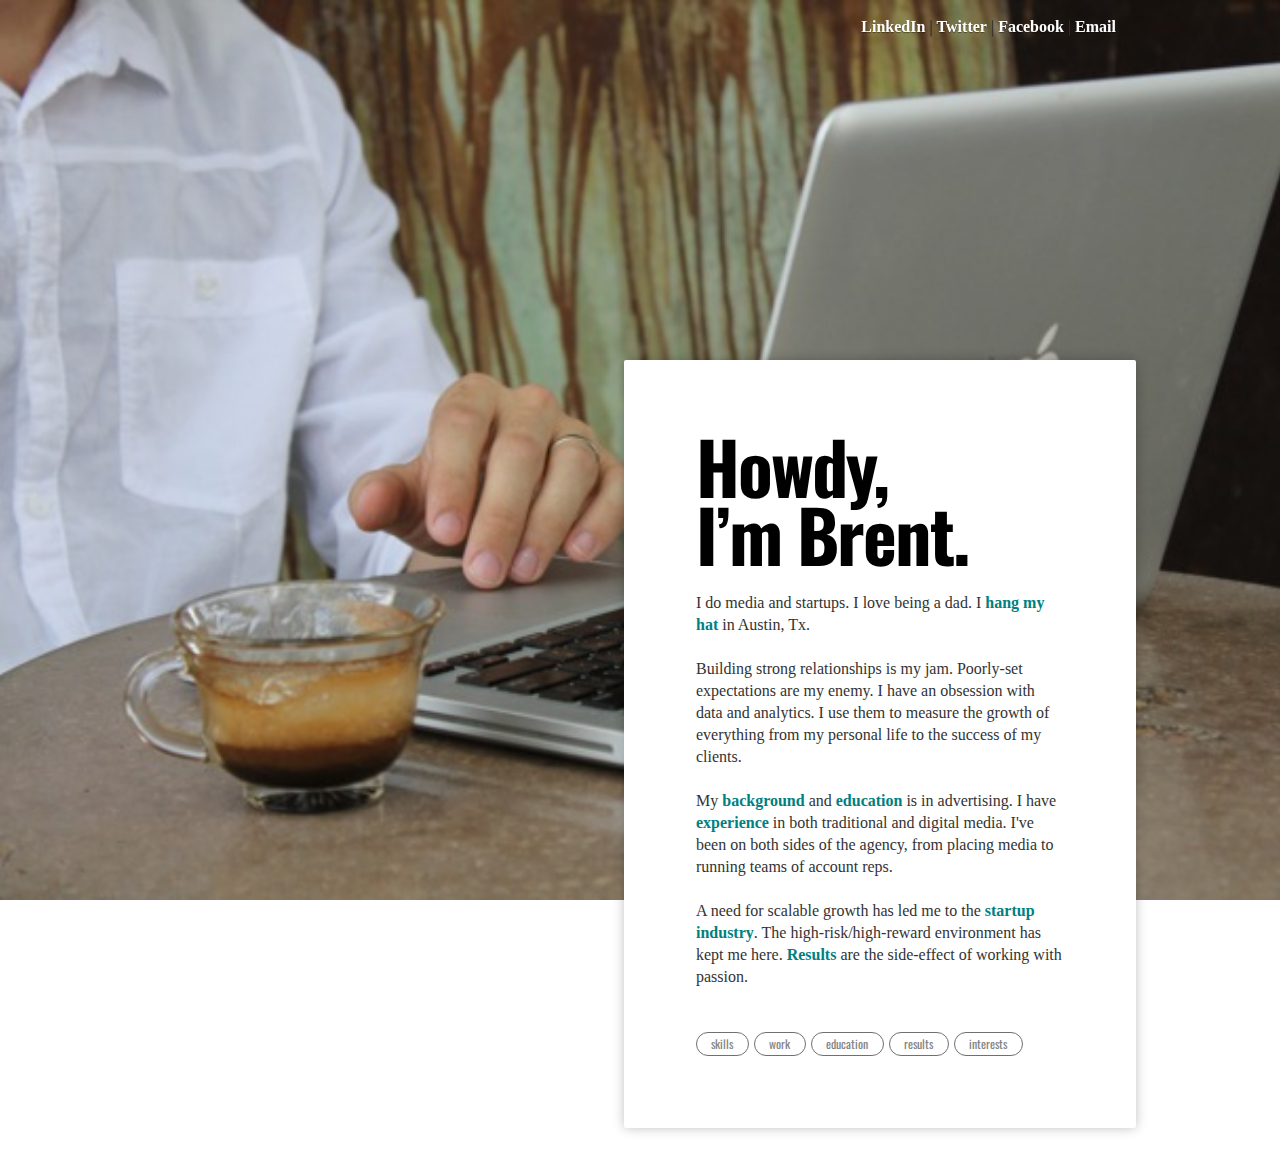
<file: versions/version_a/index.html>
<!DOCTYPE html>

<html>
    <head>
        <title>Brent Martin</title>

        <meta name="Brent Martin" content="Brent Martin Resume" />
        <meta name="Brent Martin Resume Contact Media Buying Selling" content="HTML,CSS,XML,JavaScript" />
        <meta name="viewport" content="width=device-width, initial-scale=1.0">
        <meta charset="UTF-8" />

        <link href="style.css" rel="stylesheet" type="text/css" />
        <link href='http://fonts.googleapis.com/css?family=Oswald:700' rel='stylesheet' type='text/css'>

		<script src="jquery-2.0.3.min.js"></script>
		<script src="jquery.smooth-scroll.min.js"></script>
    <script type="text/javascript" src="style.js"></script>
    </head>
<body>
	<div id="topimg">
		<img src="images/coffee.jpg" width=100%>
	</div>

	<div id="header-contact">
	<p class="contact"><a href="http://www.linkedin.com/in/brentirvinmartin">LinkedIn</a> &#124; <a href="http://www.twitter.com/BrentOfDaMartin">Twitter</a> &#124; <a href="http://www.facebook.com/BrentIrvinMartin">Facebook</a> &#124; <a href="mailto:Howdy@brentmart.in">Email</a></p>
	</div>

	<div id="textbox">
			<h1>Howdy,<br>I&rsquo;m Brent.</h1>

				<p>
				I do media and startups. I love being a dad. I <a class="scroll" href="#interests">hang my hat</a> in Austin, Tx.
				<br></br>
				Building strong relationships is my jam. Poorly-set expectations are my enemy. I have an obsession with data and analytics. I use them to measure the growth of everything from my personal life to the success of my clients.
				<br></br>
				My <a class="scroll jobs-link" href="#jobs">background</a> and <a class="scroll" href="#education">education</a> is in advertising. I have <a class="scroll" href="#skills">experience</a> in both traditional and digital media. I've been on both sides of the agency, from placing media to running teams of account reps.
				<br></br>
				A need for scalable growth has led me to the <a href="https://angel.co/brentofdamartin">startup industry</a>. The high-risk/high-reward environment has kept me here. <a class="scroll" href="#results">Results</a> are the side-effect of working with passion.
				</p>
        <br></br>

        <ul class="buttons">
          <li class="button-off skills-button">skills</li>
          <li class="button-off jobs-button">work</li>
          <li class="button-off education-button">education</li>
          <li class="button-off results-button">results</li>
          <li class="button-off interests-button">interests</li>
        </ul>

      <div id="skills" class="topic">
        <h2 class="topic-button button-off">read more</h2>
        <h2><var class="topic-header">Skills</var></h2>

        <h3>Software Development</h3>
            <p>some stuff about Software Development</p>
        <div class="skills-expanded topic-expanded">
          <h4>Related experience:</h4>

          <h4>Skills acquired:</h4>
  					<p>Scaling processes, creating revenue streams, onboarding software, communicating expectations, establishing roadmaps, building teams, managing rapid-growth</p>
        </div>

        <h3>Advertising/Marketing</h3>
            <p>some stuff about Advertising/Marketing</p>
          <!-- <p class="topic-read-more">... <strong class="topic-read-link">read more</strong></p> -->
        <div class="skills-expanded topic-expanded">
          <h4>Related experience:</h4>

  				<h4>Skills acquired:</h4>
  					<p>Brand development, spot production, spreadsheets, sales pitching, contract negotiation, enterprise sales, product presentations, sales training, lead generation, SEO and SEM, building training modules, sales forecasting, product QA, agile methodology, internal training, DNS config, media plan development and presentation.</br>
  					Target audience research: STRATA, Nielsen, CPC/CPA analysis, CPM/CPP analysis, more spreadsheets. Various accounting softwares, keynote, powerpoint, trello, pivotal tracker, github, salesforce management, srsly- more spreadsheets.</br>
  					Ad placement in the following: banner ads, cable/broadcast ads, radio ads, print ads, outdoor/billboards, direct mail, Google Adwords, satellite radio placement, Pandora and Spotify placement, social media ads, email drip campaigns, various forms of mobile advertising, native ads.</br>
  					With some basic understanding and limited use of: HTML, CSS, Ruby, FTP, command line</p>
          <!-- <p class="topic-read-less">... <strong class="topic-read-link">read less</strong></p> -->
        </div>

        <h3>Customer Support & Sales</h3>
            <p>some stuff about Advertising/Marketing</p>
        <div class="skills-expanded topic-expanded">
          <h4>Related experience:</h4>

            <h4>Skills acquired:</h4>
              <p>Brand development, spot production, spreadsheets, sales pitching, contract negotiation, enterprise sales, product presentations, sales training, lead generation, SEO and SEM, building training modules, sales forecasting, product QA, agile methodology, internal training, DNS config, media plan development and presentation.<br/>
              Target audience research: STRATA, Nielsen, CPC/CPA analysis, CPM/CPP analysis, more spreadsheets. Various accounting softwares, keynote, powerpoint, trello, pivotal tracker, github, salesforce management, srsly- more spreadsheets.<br/>
              Ad placement in the following: banner ads, cable/broadcast ads, radio ads, print ads, outdoor/billboards, direct mail, Google Adwords, satellite radio placement, Pandora and Spotify placement, social media ads, email drip campaigns, various forms of mobile advertising, native ads.<br/>
        </div>
      </div>

      <div id="jobs" class="topic">
        <h2 class="topic-button button-off">read more</h2>
        <h2><var class="topic-header">Creds</var></h2>

  				<h3>OwnLocal</h3>
  					<h4>OnBoarding Account Representative '14-'15</h4>

  						<p>As an OnBoarding Account Rep, I learn each clients traditional process and integrate our software into it. After publication is fully onboarded, I oversee the success of their account.

            <div class="jobs-expanded topic-expanded">
  						<p><strong>I'm saving</strong> the local media industry one newspaper at a time. We create new digital revenue streams for traditional operations, train traditional sales teams on how to sell digital advertising, and arm their advertisers for the future of advertising.</p>

  						<p><strong>I'm learning</strong> there is no ceiling to how much you can grow in a company with a curious and hungry culture like the one OwnLocal fosters.</p>
            </div>
  				<h3>AD2ATX Board</h3>
  					<h4>Public Service Chair '14-'15</h4>

  						<p>As the chairman, I oversaw all of the operations of the public service committee. Our largest project involves the planning and execution of a <a href="http://ad2atx.com/public-service/">public service</a> advertising campaign for a local non profit.</p>

            <div class="jobs-expanded topic-expanded">
  						<p><strong>I gave</strong> back to the community of Austin. With Ad2ATX, I supported the growth of the local advertising industry, and as the public service chair I was able to give back to Austin's non-profit community.</p>

  						<p><strong>I learned</strong> that it is important to serve the same community that supports me.</p>
            </div>
  				<h3>Consultant / Independent</h3>
  					<h4>Startup Marketing Strategist '12-'14</h4>

  						<p>I performed a variety of marketing consulting for startups and small businesses often centered around placing media or maping out market strategies.</p>

            <div class="jobs-expanded topic-expanded">
  						<p><strong>I gained</strong> knowledge and created a network that will help me with other endeavors throughout my lifetime.</p>

  						<p><strong>I learned</strong> how to convert knowledge into skills. Working by yourself is challenging. It give me a strong sense of appreciation for the skill sets of others.</p>
            </div>
  				<h3>Zenuity</h3>
  					<h4>Account Executive, Account Supervisor '11-'12</h4>

  						<p>Contributed to the agency's growth from ten employees to almost thirty. During that time, I managed teams while creating and implementing sales strategies.</p>

            <div class="jobs-expanded topic-expanded">
  						<p><strong>I earned</strong> promotions from a Junior Account Executive, to a Senior Account Executive, then on to an Account Supervisor over a team in six months. I won several major additions to Zenuity's client base, and brought in the first international client.</p>

  						<p><strong>I learned</strong> that controlled growth is necessary to balance an agency. Communication from the creative team to the account team and to the clients must be be clear. Expectations must be realistic with deliverable results. Without this, an agency can implode.</p>
            </div>
  				<h3>Colling Media</h3>
  					<h4>Assistant Media Buyer '10-'11</h4>

  						<p>Worked in all aspects of this young and fast-growing agency, from media placement and branding, to research, sales, and management.</p>

            <div class="jobs-expanded topic-expanded">
  						<p><strong>I brought</strong> positive results and saw growth in the advertising budgets of several large clients. I was instrumental in expanding Colling Media's vendor base to the entire state of Arizona.</p>

  						<p><strong>I learned</strong> that measurable results are the key to an adaptive and growing campaign. Without a system for assessing data, understanding a market and forecasting growth can be difficult. My success at Colling Media was a direct result of implementing these systems.</p>
            </div>
      </div>

      <div id="education" class="topic">
        <h2 class="topic-button button-off">read more</h2>
        <h2><var class="topic-header">Education</var></h2>
          <p>some stuff about eductation</p>

          <h3>The Iron Yard</h3>
            <h4>Back-end Development, Rails</h4>
              <p>Over the last few years, i've worked in the tech scene in various roles all of which work closely with development teams. Naturally, I became interested in learning how to code. The Iron Yard was part of my commitment to officially become a software engineer.</p>

            <div class="education-expanded topic-expanded">
              <p><strong>Spring '16 &nbsp</strong> Something about why I took this course and why I did it when I did it.</p>

              <p><strong>Ruby on Rails &nbsp</strong> Something about using Ruby on Rails as a back-end web development language.</p>
            </div>

  				<h3>Texas State University</h3>
  					<h4>BA Mass Communications, Advertising</h4>
              <p>During my attendance at Texas State, I changed majors from Psychology to Communication Studies and finally to Mass Communications Advertising. The common thread in each of these - communication. Studying and the constant search for ways to improve communication is a core part of me.</p>

            <div class="education-expanded topic-expanded">
  						<p><strong>'04-'09 &nbsp</strong> Completed majority of credit hours before accepting an offer for work travel for the period of a year.</p>

  						<p><strong>'14 &nbsp</strong> Finished credit hours and received degree in May.</p>
            </div>

          <h3>TEFL International Barcelona</h3>
            <h4>TEFL/TESOL Certification</h4>
              <p>While teaching in Spain, I learned how to teach English in an immersive environment. Similarly, life outside of the classroom was wrapped entirely in a different immersive environment - Spanish. This taught me a lot about how important it is to simplify communication, which has translated into every job i've had since.</p>

            <div class="education-expanded topic-expanded">
              <p><strong>Fall '09 &nbsp</strong> I obtained a TEFL/TESOL certification to teach business english and english as a secondary language. I was trained in teaching/learning skills inside of an immersive environment.</p>

              <p><strong>TEFL & TESOL &nbsp</strong> Teaching English as a Foriegn Language is to teach English to students who have a different first language and Teaching English to Speakers of Other Languages is teaching in a region where English is the dominant language.</p>
            </div>

      </div>

      <div id="results" class="topic">
        <h2 class="topic-button button-off">read more</h2>
        <h2><var class="topic-header">Results</var></h2>

  				<h3>Southwestern Eye Center</h3>
          <div class="topic-collapse">
            <p>Doubled the marketing budget in one year, expanding Southwestern Eye Center's campaign from Phoenix to the entire state of Arizona.</p>
          </div>
          <div class="results-expanded topic-expanded">
  					<p><strong>With &nbsp</strong> Colling Media</p>
  					<p><strong>Media Type &nbsp</strong> Radio, Cable/Broadcast, Outdoor, Pro Sports Sponsorships, Facebook Ads, Google AdWords</p>
  					<p><strong>The Campaign &nbsp</strong> Placing advertisements for both LASIK eye, and cataract removal surgery. </p>
  					<p><strong>My Results &nbsp</strong>  Doubled the marketing budget in one year, expanding Southwestern Eye Center's campaign from Phoenix to the entire state of Arizona.</p>
          </div>
  				<h3>Enroll (Startup)</h3>
          <div class="topic-collapse">
            <p>Developed marketing plans to gain product exposure with our target audience, and marketing strategies with media placement within these markets.</p>
          </div>
          <div class="results-expanded topic-expanded">
  					<p><strong>With &nbsp</strong> FatQuail Media</p>
  					<p><strong>The Product &nbsp</strong> Web-based software that connects people locally for teaching and learning skills.</p>
  					<p><strong>My Role &nbsp</strong> I developed marketing plans to gain product exposure with our target audience. This includes marketing strategies and will entail the placement of media within our target markets.</p>
          </div>
      </div>

      <div id="interests" class="topic">
        <h2 class="topic-button button-off">read more</h2>
        <h2><var class="topic-header">Interests</var></h2>

        <div class="topic-collapse">
          <p>My Wife, Austin, Beer, Food, Sports, Crafting, Family</p>
        </div>

        <div class="interests-expanded topic-expanded">
  					<p><strong>My Wife</strong> &nbsp Her pretty face. My lovebird and best pal. She has a beautiful mind, she's a gifted artist, and I'm intrigued with everything she is able to <a href="http://wayfarerscreative.com/gallery/">create</a>.</p>

  					<p><strong>Austin</strong> &nbsp The creative, youthful energy that fills the city. Peaceful outdoors. Live music. Progressive attitudes. Economic growth. And the rest of the Lone Star State.</p>

  					<p><strong>Beer</strong> &nbsp The culture of craft beer. Filling and swapping growlers of beer. Visiting breweries and brewpubs. Most importantly, sharing a well-crafted beer with friends and family.</p>

  					<p><strong>Food</strong> &nbsp Food Trucks. Tacos anywhere in South Austin. BBQ and burgers. Home Slice, P. Terry's, Torchy's Tacos, and Austin Beer Garden Brewing. Locally-grown produce. Cooking from time to time with my wife. And good ol' Bluebell ice cream.</p>

  					<p><strong>Sports</strong> &nbsp Watching sporting events. Analyzing player stats. Fantasy leagues. Attending any kind of live sporting event. The Houston Rockets and Texans, Arsenal F.C., and Texas State Bobcats.</p>

  					<p><strong>Crafting</strong> &nbsp Just about any project where I get to use my hands. Brewing my own beer at home. Helping my wife with projects and events that she attends with <a href="http://wayfarerscreative.com/">Wayfarer's</a>. Doing basic woodworking for projects around the house.</p>

  					<p><strong>Family</strong> &nbsp Our son, <a href="http://statigr.am/tag/brooksoneverett/">Brookson Everett Martin</a>, born in November '13. Our amazing parents who are now grandparents. Being surrounded by uncles, aunts, and cousins who live in Austin is a blessing.</p>


  				<h3>My friends would describe me as</h3>

  					<p> Passionate about the world around me. Vigorously chasing after what I believe in. Loyal and kindhearted. Always taking care of those around me. Spirited and highly engaging. Conversations with me can be a high dose of energy. Sincerely fair. Having compassion for other people's circumstances, while striving for what is right.</p>

            <p id="footer-contact"><a href="http://www.linkedin.com/in/brentirvinmartin">LinkedIn</a> | <a href="http://www.twitter.com/BrentOfDaMartin">Twitter</a> | <a href="http://www.facebook.com/BrentIrvinMartin">Facebook</a> | <a href="mailto:Howdy@brentmart.in">Email</a></p>
        </div>
      </div>

		</div>

</body>

</html>
</file>
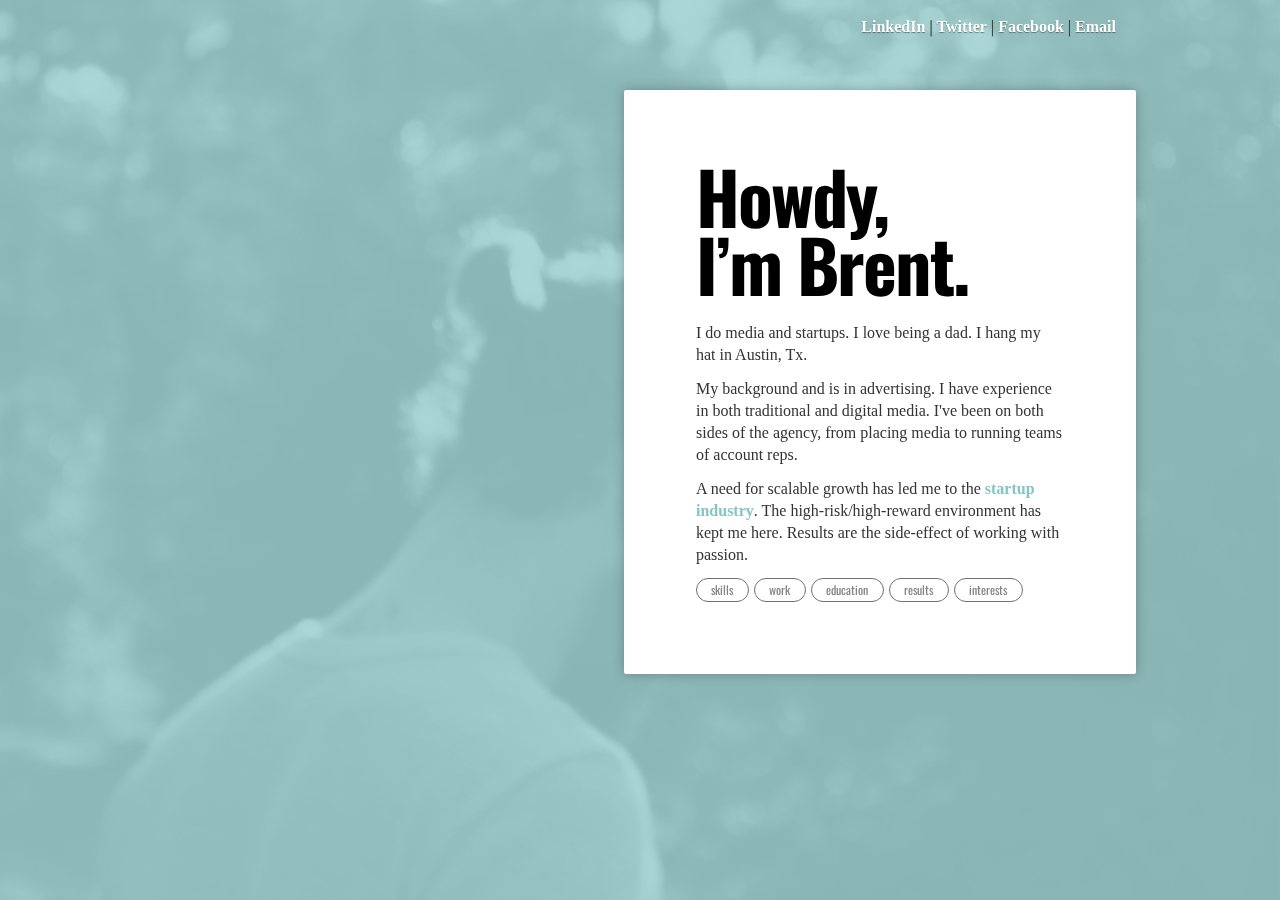
<file: versions/version_b/index.html>
<!DOCTYPE html>

<html>


    <head>
        <title>Brent Martin</title>

        <meta name="Brent Martin" content="Brent Martin Resume" />
        <meta name="Brent Martin Resume Contact Media Buying Selling" content="HTML,CSS,XML,JavaScript" />
        <meta name="viewport" content="width=device-width, initial-scale=1.0">
        <meta charset="UTF-8" />

        <link href="style.css" rel="stylesheet" type="text/css" />
        <link href='http://fonts.googleapis.com/css?family=Oswald:700' rel='stylesheet' type='text/css'>

		<script src="jquery-2.0.3.min.js"></script>
		<script src="jquery.smooth-scroll.min.js"></script>
    <script type="text/javascript" src="style.js"></script>
    </head>
<body>
  <div class="picture" style="background-image: url(images/light.jpg)"></div>
  <div class="overlay-grayscale"></div>
  <div class="overlay"></div>

	<div class="top-picture">
		<img src="images/light.jpg" width=100%>
	</div>

	<div id="header-contact">
	<p class="contact"><a href="http://www.linkedin.com/in/brentirvinmartin">LinkedIn</a> &#124; <a href="http://www.twitter.com/BrentOfDaMartin">Twitter</a> &#124; <a href="http://www.facebook.com/BrentIrvinMartin">Facebook</a> &#124; <a href="mailto:Howdy@brentmart.in">Email</a></p>
	</div>

	<div id="textbox">
			<h1>Howdy,<br>I&rsquo;m Brent.</h1>

				<p>I do media and startups. I love being a dad. I hang my hat in Austin, Tx.</p>
				<p>My background and is in advertising. I have experience in both traditional and digital media. I've been on both sides of the agency, from placing media to running teams of account reps.</p>
				<p>A need for scalable growth has led me to the <a href="https://angel.co/brentofdamartin">startup industry</a>. The high-risk/high-reward environment has kept me here. Results are the side-effect of working with passion.</p>

        <ul class="buttons">
          <li class="button-off skills-button">skills</li>
          <li class="button-off jobs-button">work</li>
          <li class="button-off education-button">education</li>
          <li class="button-off results-button">results</li>
          <li class="button-off interests-button">interests</li>
        </ul>

      <div id="skills" class="topic">
        <h2 class="topic-button button-off">read more</h2>
        <h2><var class="topic-header">Skills</var></h2>

        <h3>Software Development</h3>
            <p>some stuff about Software Development</p>
        <div class="skills-expanded topic-expanded">
          <h4>Related experience:</h4>

          <h4>Skills acquired:</h4>
  					<p>Scaling processes, creating revenue streams, onboarding software, communicating expectations, establishing roadmaps, building teams, managing rapid-growth</p>
        </div>

        <h3>Advertising/Marketing</h3>
            <p>some stuff about Advertising/Marketing</p>
          <!-- <p class="topic-read-more">... <strong class="topic-read-link">read more</strong></p> -->
        <div class="skills-expanded topic-expanded">
          <h4>Related experience:</h4>

  				<h4>Skills acquired:</h4>
  					<p>Brand development, spot production, spreadsheets, sales pitching, contract negotiation, enterprise sales, product presentations, sales training, lead generation, SEO and SEM, building training modules, sales forecasting, product QA, agile methodology, internal training, DNS config, media plan development and presentation.</br>
  					Target audience research: STRATA, Nielsen, CPC/CPA analysis, CPM/CPP analysis, more spreadsheets. Various accounting softwares, keynote, powerpoint, trello, pivotal tracker, github, salesforce management, srsly- more spreadsheets.</br>
  					Ad placement in the following: banner ads, cable/broadcast ads, radio ads, print ads, outdoor/billboards, direct mail, Google Adwords, satellite radio placement, Pandora and Spotify placement, social media ads, email drip campaigns, various forms of mobile advertising, native ads.</br>
  					With some basic understanding and limited use of: HTML, CSS, Ruby, FTP, command line</p>
          <!-- <p class="topic-read-less">... <strong class="topic-read-link">read less</strong></p> -->
        </div>

        <h3>Customer Support & Sales</h3>
            <p>some stuff about Advertising/Marketing</p>
        <div class="skills-expanded topic-expanded">
          <h4>Related experience:</h4>

            <h4>Skills acquired:</h4>
              <p>Brand development, spot production, spreadsheets, sales pitching, contract negotiation, enterprise sales, product presentations, sales training, lead generation, SEO and SEM, building training modules, sales forecasting, product QA, agile methodology, internal training, DNS config, media plan development and presentation.<br/>
              Target audience research: STRATA, Nielsen, CPC/CPA analysis, CPM/CPP analysis, more spreadsheets. Various accounting softwares, keynote, powerpoint, trello, pivotal tracker, github, salesforce management, srsly- more spreadsheets.<br/>
              Ad placement in the following: banner ads, cable/broadcast ads, radio ads, print ads, outdoor/billboards, direct mail, Google Adwords, satellite radio placement, Pandora and Spotify placement, social media ads, email drip campaigns, various forms of mobile advertising, native ads.<br/>
        </div>
      </div>

      <div id="jobs" class="topic">
        <h2 class="topic-button button-off">read more</h2>
        <h2><var class="topic-header">Creds</var></h2>

  				<h3>OwnLocal</h3>
  					<h4>OnBoarding Account Representative '14-'15</h4>

  						<p>As an OnBoarding Account Rep, I learn each clients traditional process and integrate our software into it. After publication is fully onboarded, I oversee the success of their account.

            <div class="jobs-expanded topic-expanded">
  						<p><strong>I'm saving</strong> the local media industry one newspaper at a time. We create new digital revenue streams for traditional operations, train traditional sales teams on how to sell digital advertising, and arm their advertisers for the future of advertising.</p>

  						<p><strong>I'm learning</strong> there is no ceiling to how much you can grow in a company with a curious and hungry culture like the one OwnLocal fosters.</p>
            </div>
  				<h3>AD2ATX Board</h3>
  					<h4>Public Service Chair '14-'15</h4>

  						<p>As the chairman, I oversaw all of the operations of the public service committee. Our largest project involves the planning and execution of a <a href="http://ad2atx.com/public-service/">public service</a> advertising campaign for a local non profit.</p>

            <div class="jobs-expanded topic-expanded">
  						<p><strong>I gave</strong> back to the community of Austin. With Ad2ATX, I supported the growth of the local advertising industry, and as the public service chair I was able to give back to Austin's non-profit community.</p>

  						<p><strong>I learned</strong> that it is important to serve the same community that supports me.</p>
            </div>
  				<h3>Consultant / Independent</h3>
  					<h4>Startup Marketing Strategist '12-'14</h4>

  						<p>I performed a variety of marketing consulting for startups and small businesses often centered around placing media or maping out market strategies.</p>

            <div class="jobs-expanded topic-expanded">
  						<p><strong>I gained</strong> knowledge and created a network that will help me with other endeavors throughout my lifetime.</p>

  						<p><strong>I learned</strong> how to convert knowledge into skills. Working by yourself is challenging. It give me a strong sense of appreciation for the skill sets of others.</p>
            </div>
  				<h3>Zenuity</h3>
  					<h4>Account Executive, Account Supervisor '11-'12</h4>

  						<p>Contributed to the agency's growth from ten employees to almost thirty. During that time, I managed teams while creating and implementing sales strategies.</p>

            <div class="jobs-expanded topic-expanded">
  						<p><strong>I earned</strong> promotions from a Junior Account Executive, to a Senior Account Executive, then on to an Account Supervisor over a team in six months. I won several major additions to Zenuity's client base, and brought in the first international client.</p>

  						<p><strong>I learned</strong> that controlled growth is necessary to balance an agency. Communication from the creative team to the account team and to the clients must be be clear. Expectations must be realistic with deliverable results. Without this, an agency can implode.</p>
            </div>
  				<h3>Colling Media</h3>
  					<h4>Assistant Media Buyer '10-'11</h4>

  						<p>Worked in all aspects of this young and fast-growing agency, from media placement and branding, to research, sales, and management.</p>

            <div class="jobs-expanded topic-expanded">
  						<p><strong>I brought</strong> positive results and saw growth in the advertising budgets of several large clients. I was instrumental in expanding Colling Media's vendor base to the entire state of Arizona.</p>

  						<p><strong>I learned</strong> that measurable results are the key to an adaptive and growing campaign. Without a system for assessing data, understanding a market and forecasting growth can be difficult. My success at Colling Media was a direct result of implementing these systems.</p>
            </div>
      </div>

      <div id="education" class="topic">
        <h2 class="topic-button button-off">read more</h2>
        <h2><var class="topic-header">Education</var></h2>
          <p>some stuff about eductation</p>

          <h3>The Iron Yard</h3>
            <h4>Back-end Development, Rails</h4>
              <p>Over the last few years, i've worked in the tech scene in various roles all of which work closely with development teams. Naturally, I became interested in learning how to code. The Iron Yard was part of my commitment to officially become a software engineer.</p>

            <div class="education-expanded topic-expanded">
              <p><strong>Spring '16 &nbsp</strong> Something about why I took this course and why I did it when I did it.</p>

              <p><strong>Ruby on Rails &nbsp</strong> Something about using Ruby on Rails as a back-end web development language.</p>
            </div>

  				<h3>Texas State University</h3>
  					<h4>BA Mass Communications, Advertising</h4>
              <p>During my attendance at Texas State, I changed majors from Psychology to Communication Studies and finally to Mass Communications Advertising. The common thread in each of these - communication. Studying and the constant search for ways to improve communication is a core part of me.</p>

            <div class="education-expanded topic-expanded">
  						<p><strong>'04-'09 &nbsp</strong> Completed majority of credit hours before accepting an offer for work travel for the period of a year.</p>

  						<p><strong>'14 &nbsp</strong> Finished credit hours and received degree in May.</p>
            </div>

          <h3>TEFL International Barcelona</h3>
            <h4>TEFL/TESOL Certification</h4>
              <p>While teaching in Spain, I learned how to teach English in an immersive environment. Similarly, life outside of the classroom was wrapped entirely in a different immersive environment - Spanish. This taught me a lot about how important it is to simplify communication, which has translated into every job i've had since.</p>

            <div class="education-expanded topic-expanded">
              <p><strong>Fall '09 &nbsp</strong> I obtained a TEFL/TESOL certification to teach business english and english as a secondary language. I was trained in teaching/learning skills inside of an immersive environment.</p>

              <p><strong>TEFL & TESOL &nbsp</strong> Teaching English as a Foriegn Language is to teach English to students who have a different first language and Teaching English to Speakers of Other Languages is teaching in a region where English is the dominant language.</p>
            </div>

      </div>

      <div id="results" class="topic">
        <h2 class="topic-button button-off">read more</h2>
        <h2><var class="topic-header">Results</var></h2>

  				<h3>Southwestern Eye Center</h3>
          <div class="topic-collapse">
            <p>Doubled the marketing budget in one year, expanding Southwestern Eye Center's campaign from Phoenix to the entire state of Arizona.</p>
          </div>
          <div class="results-expanded topic-expanded">
  					<p><strong>With &nbsp</strong> Colling Media</p>
  					<p><strong>Media Type &nbsp</strong> Radio, Cable/Broadcast, Outdoor, Pro Sports Sponsorships, Facebook Ads, Google AdWords</p>
  					<p><strong>The Campaign &nbsp</strong> Placing advertisements for both LASIK eye, and cataract removal surgery. </p>
  					<p><strong>My Results &nbsp</strong>  Doubled the marketing budget in one year, expanding Southwestern Eye Center's campaign from Phoenix to the entire state of Arizona.</p>
          </div>
  				<h3>Enroll (Startup)</h3>
          <div class="topic-collapse">
            <p>Developed marketing plans to gain product exposure with our target audience, and marketing strategies with media placement within these markets.</p>
          </div>
          <div class="results-expanded topic-expanded">
  					<p><strong>With &nbsp</strong> FatQuail Media</p>
  					<p><strong>The Product &nbsp</strong> Web-based software that connects people locally for teaching and learning skills.</p>
  					<p><strong>My Role &nbsp</strong> I developed marketing plans to gain product exposure with our target audience. This includes marketing strategies and will entail the placement of media within our target markets.</p>
          </div>
      </div>

      <div id="interests" class="topic">
        <h2 class="topic-button button-off">read more</h2>
        <h2><var class="topic-header">Interests</var></h2>

        <div class="topic-collapse">
          <p>My Wife, Austin, Beer, Food, Sports, Crafting, Family</p>
        </div>

        <div class="interests-expanded topic-expanded">
  					<p><strong>My Wife</strong> &nbsp Her pretty face. My lovebird and best pal. She has a beautiful mind, she's a gifted artist, and I'm intrigued with everything she is able to <a href="http://wayfarerscreative.com/gallery/">create</a>.</p>

  					<p><strong>Austin</strong> &nbsp The creative, youthful energy that fills the city. Peaceful outdoors. Live music. Progressive attitudes. Economic growth. And the rest of the Lone Star State.</p>

  					<p><strong>Beer</strong> &nbsp The culture of craft beer. Filling and swapping growlers of beer. Visiting breweries and brewpubs. Most importantly, sharing a well-crafted beer with friends and family.</p>

  					<p><strong>Food</strong> &nbsp Food Trucks. Tacos anywhere in South Austin. BBQ and burgers. Home Slice, P. Terry's, Torchy's Tacos, and Austin Beer Garden Brewing. Locally-grown produce. Cooking from time to time with my wife. And good ol' Bluebell ice cream.</p>

  					<p><strong>Sports</strong> &nbsp Watching sporting events. Analyzing player stats. Fantasy leagues. Attending any kind of live sporting event. The Houston Rockets and Texans, Arsenal F.C., and Texas State Bobcats.</p>

  					<p><strong>Crafting</strong> &nbsp Just about any project where I get to use my hands. Brewing my own beer at home. Helping my wife with projects and events that she attends with <a href="http://wayfarerscreative.com/">Wayfarer's</a>. Doing basic woodworking for projects around the house.</p>

  					<p><strong>Family</strong> &nbsp Our son, <a href="https://www.instagram.com/explore/tags/brooksoneverett/">Brookson Everett Martin</a>, born in November '13. Our amazing parents who are now grandparents. Being surrounded by uncles, aunts, and cousins who live in Austin is a blessing.</p>


  				<h3>My friends would describe me as</h3>

  					<p> Passionate about the world around me. Vigorously chasing after what I believe in. Loyal and kindhearted. Always taking care of those around me. Spirited and highly engaging. Conversations with me can be a high dose of energy. Sincerely fair. Having compassion for other people's circumstances, while striving for what is right.</p>

            <p id="footer-contact"><a href="http://www.linkedin.com/in/brentirvinmartin">LinkedIn</a> | <a href="http://www.twitter.com/BrentOfDaMartin">Twitter</a> | <a href="http://www.facebook.com/BrentIrvinMartin">Facebook</a> | <a href="mailto:Howdy@brentmart.in">Email</a></p>
        </div>
      </div>

		</div>

</body>

</html>
</file>
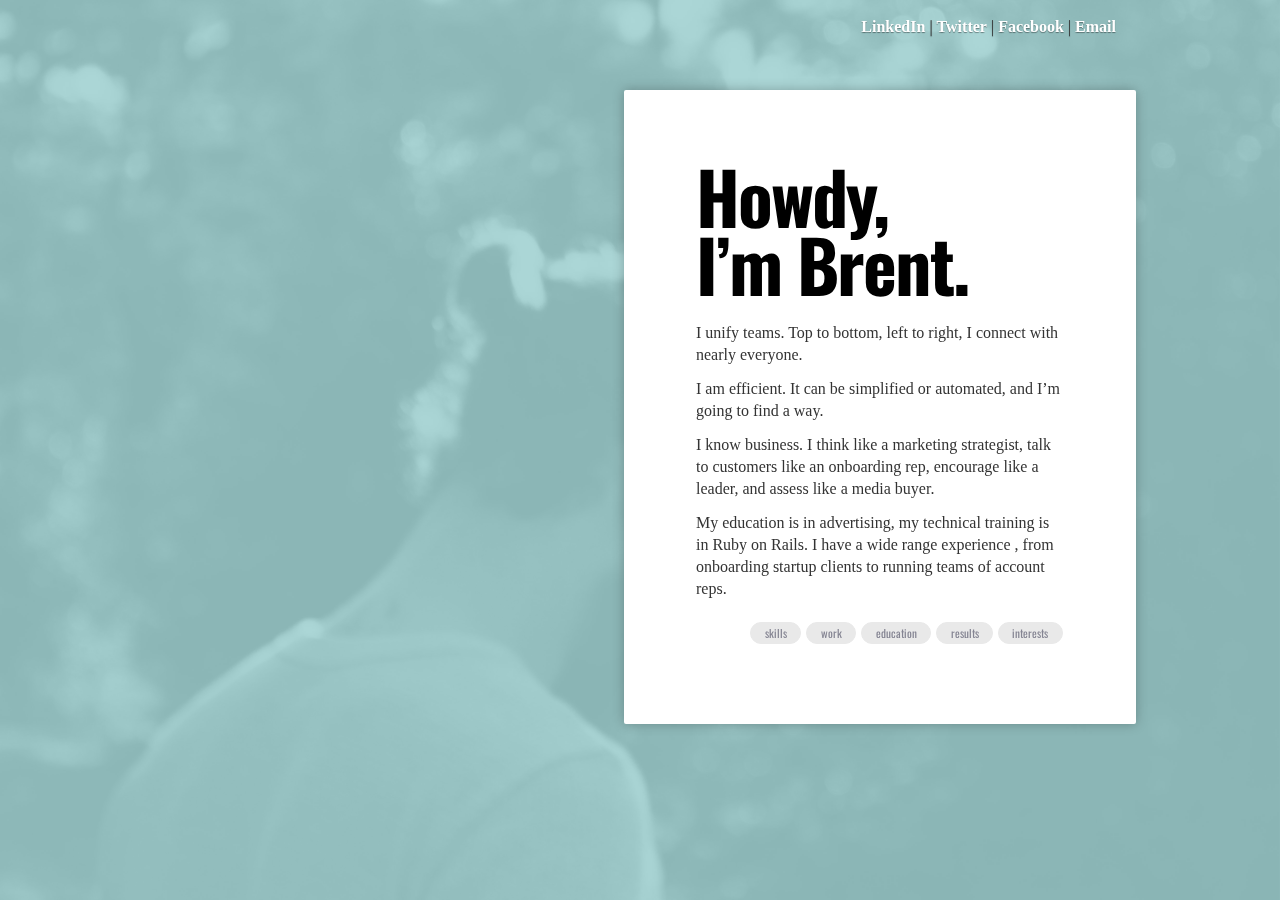
<file: versions/version_c/index.html>
<!DOCTYPE html>

<html>


    <head>
        <title>Brent Martin</title>

        <meta name="Brent Martin" content="Brent Martin Resume" />
        <meta name="Brent Martin Resume Contact Media Buying Selling" content="HTML,CSS,XML,JavaScript" />
        <meta name="viewport" content="width=device-width, initial-scale=1.0">
        <meta charset="UTF-8" />

        <link href="style.css" rel="stylesheet" type="text/css" />
        <link href='http://fonts.googleapis.com/css?family=Oswald:700' rel='stylesheet' type='text/css'>

		<script src="jquery-2.0.3.min.js"></script>
		<script src="jquery.smooth-scroll.min.js"></script>
    <script type="text/javascript" src="style.js"></script>
    </head>
<body>
  <div class="picture" style="background-image: url(images/light.jpg)"></div>
  <div class="overlay-grayscale"></div>
  <div class="overlay"></div>

	<div class="top-picture">
		<img src="images/light.jpg" width=100%>
	</div>

	<div id="header-contact">
	<p class="contact"><a href="http://www.linkedin.com/in/brentirvinmartin">LinkedIn</a> &#124; <a href="http://www.twitter.com/BrentOfDaMartin">Twitter</a> &#124; <a href="http://www.facebook.com/BrentIrvinMartin">Facebook</a> &#124; <a href="mailto:Howdy@brentmart.in">Email</a></p>
	</div>

	<div id="textbox">

      <h1>Howdy,<br>I&rsquo;m Brent.</h1>

				<p>I unify teams. Top to bottom, left to right, I connect with nearly everyone.</p>
        <p>I am efficient. It can be simplified or automated, and I’m going to find a way.</p>
				<p>I know business. I think like a marketing strategist, talk to customers like an onboarding rep, encourage like a leader, and assess like a media buyer.</p>
				<p>My education is in advertising, my technical training is in Ruby on Rails. I have a wide range experience , from onboarding startup clients  to running teams of account reps.</p>


      <div class="nav-space">
        <nav id="nav_bar">
          <ul class="buttons">
            <li class="button-off">skills</li>
            <li class="button-off">work</li>
            <li class="button-off">education</li>
            <li class="button-off">results</li>
            <li class="button-off">interests</li>
          </ul>
        </nav>
      </div>

      <div id="skills" class="topic">
        <h2 class="topic-button button-off">read more</h2>
        <h2><var class="topic-header">Skills</var></h2>

        <h3>Software Development</h3>
          <h4>Experience in:</h4>
            <p>Developing full-stack applications. Product Management and QA. Working within agile systems. Database management.</p>
        <div class="skills-expanded topic-expanded">
          <h4>Skilled in:</h4>
  					<p><strong>Back-end development:</strong> Ruby, Ruby on Rails, SQL/ActiveRecord.</p>
  					<p><strong>Front-end development:</strong> HTML, CSS, Javascript, JQuery.</p>
  					<p><strong>Soft skills:</strong> Agile methodology, sprint planning, writing acceptance criteria, establishing product roadmaps, hiring and building engineer teams.</p>
            <p><strong>Other programming related hard skills:</strong> Command line, trello, pivotal tracker, elasticsearch, git, managing projects on github.</p>
        </div>

        <h3>Advertising/Marketing</h3>
          <h4>Experience in:</h4>
            <p>Brand development, media placement, spot production, lead generation, SEO and SEM, media plan development and presentation. Managing rapid-growth.</p>
        <div class="skills-expanded topic-expanded">
  				<h4>Skilled in:</h4>
            <p><strong>Target audience research:</strong> STRATA, Nielsen, CPC/CPA analysis, CPM/CPP analysis, lots of spreadsheets.</p>
            <p><strong>Ad placement in the following:</strong> banner ads, cable/broadcast ads, radio ads, print ads, outdoor/billboards, direct mail, Google Adwords, satellite radio placement, Pandora and Spotify placement, social media ads, email drip campaigns, various forms of mobile advertising, native ads.</p>
        </div>

        <h3>Business Development & Customer Support</h3>
          <h4>Experience in:</h4>
            <p>Both front and back-end sales experience. Onboarding and technical support. Sales and software training. Startup-scale experience such as developing new revenue streams, scaling sales processes, hiring and building out sales teams.</p>
        <div class="skills-expanded topic-expanded">
  				<h4>Skilled in:</h4>
            <p><strong>Sales executive (front-end) experience:</strong> Sales pitching, enterprise sales, contract negotiation, Salesforce management, lead generation and management, product presentations.</p>
            <p><strong>Account management (back-end) experience:</strong> Communicating expectations, sales forecasting, various accounting softwares, keynote, powerpoint, and yes - more spreadsheets.</p>
            <p><strong>Training experience:</strong> Software training, internal sales team training, outside sales rep training, building out training modules.</p>
            <p><strong>Software support experience:</strong> Product onboarding, onboarding software, DNS configuration, software configuration and troubleshooting, and managing large onboarding timelines.</p>
        </div>
      </div>

      <div id="jobs" class="topic">
        <h2 class="topic-button button-off">read more</h2>
        <h2><var class="topic-header">Creds</var></h2>

  				<h3>OwnLocal</h3>
  					<h4>OnBoarding Account Representative '14-'15</h4>
  						<p>As an Onboarding Account Rep,  I was responsible for learning each client’s process for advertising sales, assisting our team in integrating our software, and overseeing the success of the account on a long-term basis.</p>
            <div class="jobs-expanded topic-expanded">
  						<p><strong>I  helped</strong> save the media industry one newspaper at a time. We created new digital revenue streams for traditional operations, trained traditional sales teams on how to sell digital advertising, and armed their advertisers for the future in advertising</p>
  						<p><strong>I learned</strong> how to problem solve intricate client issues, work with development teams within an Agile system, and think like a software engineer.</p>
            </div>

  				<h3>AD2ATX Board</h3>
  					<h4>Public Service Chair '14-'15</h4>
  						<p>As the chairman, I oversaw all of the operations of the public service committee. Our largest project involved the planning and execution of a public service advertising campaign for a local non profit.</p>
            <div class="jobs-expanded topic-expanded">
  						<p><strong>I gave</strong> back to the community of Austin.</p>
  						<p><strong>I learned</strong> that it is important to serve.</p>
            </div>

  				<h3>Consultant / Independent</h3>
  					<h4>Startup Marketing Strategist '12-'14</h4>
  						<p>I consulted on  a variety of marketing strategies  for startups and small businesses.</p>
            <div class="jobs-expanded topic-expanded">
  						<p><strong>I gained</strong> knowledge and created a local professional network.</p>
  						<p><strong>I learned</strong> how to convert knowledge into skills. Working by yourself is challenging. It give me a strong sense of appreciation for team environments and the skill sets of others.</p>
            </div>

  				<h3>Zenuity</h3>
  					<h4>Account Executive, Account Supervisor '11-'12</h4>
  						<p>I contributed to the agency's growth from ten employees to almost thirty. During that time, I managed teams while creating and implementing sales strategies.</p>
            <div class="jobs-expanded topic-expanded">
  						<p><strong>I earned</strong> promotions from a Junior Account Executive, to a Senior Account Executive, then Account Supervisor over a team in six months. I won several major additions to Zenuity’s client base, and brought in the first international client.</p>
  						<p><strong>I learned</strong> that controlled growth is necessary to balance an agency. Communication from the creative team to the account team and to the clients must be be clear. Expectations must be realistic with deliverable results. Without this, an agency can implode.</p>
            </div>

  				<h3>Colling Media</h3>
  					<h4>Assistant Media Buyer '10-'11</h4>
  						<p>I worked in all aspects of this young and fast-growing agency, from media placement and branding, to research, sales, and management.</p>
            <div class="jobs-expanded topic-expanded">
  						<p><strong>I brought</strong> positive results and saw growth in the advertising budgets of several large clients. I was instrumental in expanding Colling Media's vendor base to the entire state of Arizona.</p>
  						<p><strong>I learned</strong> that measurable results are the key to an adaptive and growing campaign. Without a system for assessing data, understanding a market and forecasting growth can be difficult. My success at Colling Media was a direct result of implementing these systems.</p>
            </div>
      </div>

      <div id="education" class="topic">
        <h2 class="topic-button button-off">read more</h2>
        <h2><var class="topic-header">Education</var></h2>

          <h3>The Iron Yard</h3>
            <h4>Back-end Development, Rails</h4>
              <p>Over the last few years, my various roles within the tech scene gave me the opportunity to work closely with development teams. I began to realize the interest and passion I had for engineering solutions. I knew I needed a larger toolset in order to accomplish my goals, and that’s where The Iron Yard came in.</p>
            <div class="education-expanded topic-expanded">
              <p><strong>Spring '16 &nbsp</strong> My passion for working efficiently was also the driving force in my decision to attend a development bootcamp. I chose The Iron Yard because they teach in an immersive environment which maximizes learning.</p>
              <p><strong>Ruby on Rails &nbsp</strong> Learning to program in Ruby on Rails was an obvious fit for my personality and the kind of work I do within the startup industry. It allows me to build full-stack web applications, integrates smoothly with other languages I would like to learn, and using scaffolding to build prototypes is useful.</p>
            </div>

  				<h3>Texas State University</h3>
  					<h4>BA Mass Communications, Advertising</h4>
              <p>During my time at Texas State, I changed major from Psychology to Communication Studies and then to Mass Communications - Advertising. The common thread in each of these - communication. An insatiable quest for ways to improve communication is a core part of me.</p>
            <div class="education-expanded topic-expanded">
  						<p><strong>'04-'09 &nbsp</strong> Completed majority of credit hours before accepting a job offer.</p>
  						<p><strong>'14 &nbsp</strong> Finished credit hours and received a Bachelor of Arts degree in Mass Communication - Advertising in May.</p>
            </div>

          <h3>TEFL International Barcelona</h3>
            <h4>TEFL/TESOL Certification</h4>
              <p>While teaching in Spain, I learned how to teach English in an immersive environment. Similarly, life outside of the classroom was wrapped entirely in a different immersive environment - Spanish. This taught me a lot about how important it is to simplify communication, which has translated into every job i've had since.</p>
            <div class="education-expanded topic-expanded">
              <p><strong>Fall '09 &nbsp</strong> I obtained a TEFL/TESOL certification to teach business English and English as a secondary language. I was trained in teaching/learning skills inside of an immersive environment.</p>
              <p><strong>TEFL & TESOL &nbsp</strong> Teaching English as a Foreign Language and Teaching English to Speakers of Other Languages.</p>
            </div>
      </div>

      <div id="results" class="topic">
        <h2 class="topic-button button-off">read more</h2>
        <h2><var class="topic-header">Results</var></h2>

          <h3>Client/Product growth</h3>
          <div class="topic-collapse">
            <p>Involved in both client and product growth for a company that experienced the rapid growth of 400 publications in the US to 2000+ publications internationally.</p>
          </div>
          <div class="results-expanded topic-expanded">
            <p><strong>With &nbsp</strong> OwnLocal</p>
            <p><strong>Expanding the Client Base &nbsp</strong> While I was with OwnLocal, I helped us grow from working with 400 publications across the US to 2000+ publications world-wide.</p>
            <p><strong>Growing the Product &nbsp</strong> The product grows adaptively through development iterations. I helped the team push through major advances in business verification, product automation, SEO reporting for customers, advanced training for sales reps, and streamlining the onboarding process.</p>
            <p><strong>The Onboarding Process &nbsp</strong> Due to rapid growth, the onboarding process became a major challenge. Working with the development team, I mapped out the entire process and pushed through the necessary product enhancements to streamline the process taking it from all-hands-on-deck for the accounts team to being managed by one person.</p>
          </div>

  				<h3>Southwestern Eye Center</h3>
          <div class="topic-collapse">
            <p>Doubled the marketing budget in one year, expanding Southwestern Eye Center's campaign from Phoenix to the entire state of Arizona.</p>
          </div>
          <div class="results-expanded topic-expanded">
  					<p><strong>With &nbsp</strong> Colling Media</p>
  					<p><strong>Media Type &nbsp</strong> Radio, Cable/Broadcast, Outdoor, Pro Sports Sponsorships, Facebook Ads, Google AdWords</p>
  					<p><strong>The Campaign &nbsp</strong> Placing advertisements for both LASIK eye, and cataract removal surgery. </p>
  					<p><strong>My Results &nbsp</strong>  Doubled the marketing budget in one year, expanding Southwestern Eye Center's campaign from Phoenix to the entire state of Arizona.</p>
          </div>

      </div>

      <div id="interests" class="topic">
        <h2 class="topic-button button-off">read more</h2>
        <h2><var class="topic-header">Interests</var></h2>

          <h4>When I’m not working</h4>
            <p><strong>Hobbies &nbsp</strong> Brewing beer, archery, camping, tinkering with Raspberry Pi’s and Arduino boards.</p>
            <p><strong>Things I enjoy &nbsp</strong> Lawn games and board games. The usual Austin musings - food trucks, playing in pools and creeks in the summertime, and a little bit of live music.</p>
        <div class="topic-collapse">
            <p><strong>What drives me &nbsp</strong> My wife, son, community, and faith.</p>
        </div>

        <div class="interests-expanded topic-expanded">
            <p><strong>My Wife &nbsp</strong> She constantly challenges me and encourages me to grow. She’s a visual artist who shares my thirst for personal development and creative business solutions. Her work has been featured in several publications including Martha Stewart Weddings, TRIBEZA magazine, and HGTV.com.</p>
            <p><strong>My Son &nbsp</strong> <a href="https://www.instagram.com/explore/tags/brooksoneverett/">Brookson Everett Martin</a>, born in November '13. He has a wild sense of adventure and a gentle heart. Watching him grow has been the most rewarding experience of my life.</p>
            <p><strong>My Community &nbsp</strong> As if I needed another reason to love living in Austin, Texas, we have an exceptionally authentic, generous and fun group of friends and family here.</p>
            <p><strong>My Faith &nbsp</strong> God is my rock. We’ve weathered some pretty big storms together, and through all of it I have learned to have faith in every circumstance. I believe that Jesus modeled forgiveness, love and unending generosity, and I can only hope to follow in his footsteps.</p>
        </div>
      </div>

		</div>

</body>

</html>
</file>
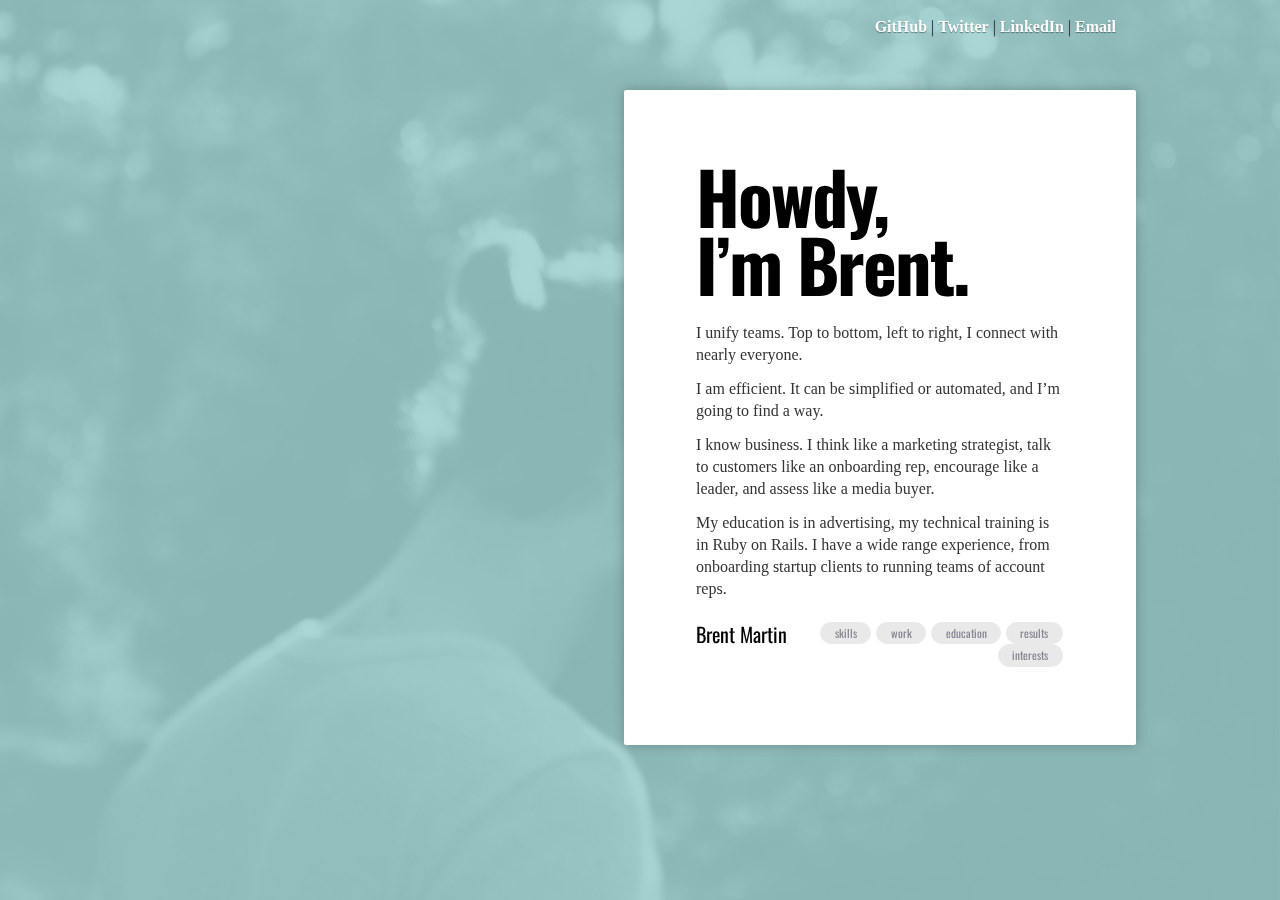
<file: versions/version_dev/index.html>
<!DOCTYPE html>

<html>


    <head>
        <title>Brent Martin</title>

        <meta name="Brent Martin" content="Brent Martin Resume" />
        <meta name="Brent Martin Resume Contact Developer Startup" content="HTML,CSS,XML,JavaScript" />
        <meta name="viewport" content="width=device-width, initial-scale=1.0">
        <meta charset="UTF-8" />

        <link href="style.css" rel="stylesheet" type="text/css" />
        <link href='http://fonts.googleapis.com/css?family=Oswald:700' rel='stylesheet' type='text/css'>

		<script src="jquery-2.0.3.min.js"></script>
		<script src="jquery.smooth-scroll.min.js"></script>
    <script type="text/javascript" src="style.js"></script>
    </head>
<body>
  <div class="picture" style="background-image: url(images/light.jpg)"></div>
  <div class="overlay-grayscale"></div>
  <div class="overlay"></div>

	<div class="top-picture">
		<img src="images/light.jpg" width=100%>
	</div>

	<div id="header-contact">
	<p class="contact"><a href="https://github.com/brentmartin">GitHub</a> &#124; <a href="http://www.twitter.com/BrentOfDaMartin">Twitter</a> &#124; <a href="http://www.linkedin.com/in/brentirvinmartin">LinkedIn</a> &#124; <a href="mailto:bmart35@gmail.com">Email</a></p>
	</div>

	<div id="textbox">

      <h1>Howdy,<br>I&rsquo;m Brent.</h1>

				<p>I unify teams. Top to bottom, left to right, I connect with nearly everyone.</p>
        <p>I am efficient. It can be simplified or automated, and I’m going to find a way.</p>
				<p>I know business. I think like a marketing strategist, talk to customers like an onboarding rep, encourage like a leader, and assess like a media buyer.</p>
				<p>My education is in advertising, my technical training is in Ruby on Rails. I have a wide range experience, from onboarding startup clients  to running teams of account reps.</p>


      <div class="nav-space">
        <nav id="nav_bar">
          <ul class="buttons">
            <span class="navbar-on-content">
              Brent Martin
            </span>
            <li class="button-off">skills</li>
            <li class="button-off">work</li>
            <li class="button-off">education</li>
            <li class="button-off">results</li>
            <li class="button-off">interests</li>
          </ul>
        </nav>
      </div>

      <div id="skills" class="topic">
        <h2 class="topic-button button-off">read more</h2>
        <h2><var class="topic-header">Skills</var></h2>

        <h3>Software Development</h3>
          <h4>Experience in:</h4>
            <p>Developing full-stack applications. Product Management and QA. Working within agile systems. Database management.</p>
        <div class="skills-expanded topic-expanded">
          <h4>Skilled in:</h4>
  					<p><strong>Back-end development:</strong> Ruby, Ruby on Rails, SQL/ActiveRecord.</p>
  					<p><strong>Front-end development:</strong> HTML, CSS, Javascript, JQuery.</p>
  					<p><strong>Soft skills:</strong> Agile methodology, sprint planning, writing acceptance criteria, establishing product roadmaps, hiring and building engineer teams.</p>
            <p><strong>Other programming related hard skills:</strong> Command line, trello, pivotal tracker, elasticsearch, git, managing projects on github.</p>
        </div>

        <h3>Advertising/Marketing</h3>
          <h4>Experience in:</h4>
            <p>Brand development, media placement, spot production, lead generation, SEO and SEM, media plan development and presentation. Managing rapid-growth.</p>
        <div class="skills-expanded topic-expanded">
  				<h4>Skilled in:</h4>
            <p><strong>Target audience research:</strong> STRATA, Nielsen, CPC/CPA analysis, CPM/CPP analysis, lots of spreadsheets.</p>
            <p><strong>Ad placement in the following:</strong> banner ads, cable/broadcast ads, radio ads, print ads, outdoor/billboards, direct mail, Google Adwords, satellite radio placement, Pandora and Spotify placement, social media ads, email drip campaigns, various forms of mobile advertising, native ads.</p>
        </div>

        <h3>Business Development & Customer Support</h3>
          <h4>Experience in:</h4>
            <p>Both front and back-end sales experience. Onboarding and technical support. Sales and software training. Startup-scale experience such as developing new revenue streams, scaling sales processes, hiring and building out sales teams.</p>
        <div class="skills-expanded topic-expanded">
  				<h4>Skilled in:</h4>
            <p><strong>Sales executive (front-end) experience:</strong> Sales pitching, enterprise sales, contract negotiation, Salesforce management, lead generation and management, product presentations.</p>
            <p><strong>Account management (back-end) experience:</strong> Communicating expectations, sales forecasting, various accounting softwares, keynote, powerpoint, and yes - more spreadsheets.</p>
            <p><strong>Training experience:</strong> Software training, internal sales team training, outside sales rep training, building out training modules.</p>
            <p><strong>Software support experience:</strong> Product onboarding, onboarding software, DNS configuration, software configuration and troubleshooting, and managing large onboarding timelines.</p>
        </div>
      </div>

      <div id="jobs" class="topic">
        <h2 class="topic-button button-off">read more</h2>
        <h2><var class="topic-header">Creds</var></h2>

  				<h3>OwnLocal</h3>
  					<h4>OnBoarding Account Representative '14-'15</h4>
  						<p>As an Onboarding Account Rep,  I was responsible for learning each client’s process for advertising sales, assisting our team in integrating our software, and overseeing the success of the account on a long-term basis.</p>
            <div class="jobs-expanded topic-expanded">
  						<p><strong>I  helped</strong> save the media industry one newspaper at a time. We created new digital revenue streams for traditional operations, trained traditional sales teams on how to sell digital advertising, and armed their advertisers for the future in advertising</p>
  						<p><strong>I learned</strong> how to problem solve intricate client issues, work with development teams within an Agile system, and think like a software engineer.</p>
            </div>

  				<h3>AD2ATX Board</h3>
  					<h4>Public Service Chair '14-'15</h4>
  						<p>As the chairman, I oversaw all of the operations of the public service committee. Our largest project involved the planning and execution of a public service advertising campaign for a local non profit.</p>
            <div class="jobs-expanded topic-expanded">
  						<p><strong>I gave</strong> back to the community of Austin.</p>
  						<p><strong>I learned</strong> that it is important to serve.</p>
            </div>

  				<h3>Consultant / Independent</h3>
  					<h4>Startup Marketing Strategist '12-'14</h4>
  						<p>I consulted on  a variety of marketing strategies  for startups and small businesses.</p>
            <div class="jobs-expanded topic-expanded">
  						<p><strong>I gained</strong> knowledge and created a local professional network.</p>
  						<p><strong>I learned</strong> how to convert knowledge into skills. Working by yourself is challenging. It give me a strong sense of appreciation for team environments and the skill sets of others.</p>
            </div>

  				<h3>Zenuity</h3>
  					<h4>Account Executive, Account Supervisor '11-'12</h4>
  						<p>I contributed to the agency's growth from ten employees to almost thirty. During that time, I managed teams while creating and implementing sales strategies.</p>
            <div class="jobs-expanded topic-expanded">
  						<p><strong>I earned</strong> promotions from a Junior Account Executive, to a Senior Account Executive, then Account Supervisor over a team in six months. I won several major additions to Zenuity’s client base, and brought in the first international client.</p>
  						<p><strong>I learned</strong> that controlled growth is necessary to balance an agency. Communication from the creative team to the account team and to the clients must be be clear. Expectations must be realistic with deliverable results. Without this, an agency can implode.</p>
            </div>

  				<h3>Colling Media</h3>
  					<h4>Assistant Media Buyer '10-'11</h4>
  						<p>I worked in all aspects of this young and fast-growing agency, from media placement and branding, to research, sales, and management.</p>
            <div class="jobs-expanded topic-expanded">
  						<p><strong>I brought</strong> positive results and saw growth in the advertising budgets of several large clients. I was instrumental in expanding Colling Media's vendor base to the entire state of Arizona.</p>
  						<p><strong>I learned</strong> that measurable results are the key to an adaptive and growing campaign. Without a system for assessing data, understanding a market and forecasting growth can be difficult. My success at Colling Media was a direct result of implementing these systems.</p>
            </div>
      </div>

      <div id="education" class="topic">
        <h2 class="topic-button button-off">read more</h2>
        <h2><var class="topic-header">Education</var></h2>

          <h3>The Iron Yard</h3>
            <h4>Back-end Development, Rails</h4>
              <p>Over the last few years, my various roles within the tech scene gave me the opportunity to work closely with development teams. I began to realize the interest and passion I had for engineering solutions. I knew I needed a larger toolset in order to accomplish my goals, and that’s where The Iron Yard came in.</p>
            <div class="education-expanded topic-expanded">
              <p><strong>Spring '16 &nbsp</strong> My passion for working efficiently was also the driving force in my decision to attend a development bootcamp. I chose The Iron Yard because they teach in an immersive environment which maximizes learning.</p>
              <p><strong>Ruby on Rails &nbsp</strong> Learning to program in Ruby on Rails was an obvious fit for my personality and the kind of work I do within the startup industry. It allows me to build full-stack web applications, integrates smoothly with other languages I would like to learn, and using scaffolding to build prototypes is useful.</p>
            </div>

  				<h3>Texas State University</h3>
  					<h4>BA Mass Communications, Advertising</h4>
              <p>During my time at Texas State, I changed major from Psychology to Communication Studies and then to Mass Communications - Advertising. The common thread in each of these - communication. An insatiable quest for ways to improve communication is a core part of me.</p>
            <div class="education-expanded topic-expanded">
  						<p><strong>'04-'09 &nbsp</strong> Completed majority of credit hours before accepting a job offer.</p>
  						<p><strong>'14 &nbsp</strong> Finished credit hours and received a Bachelor of Arts degree in Mass Communication - Advertising in May.</p>
            </div>

          <h3>TEFL International Barcelona</h3>
            <h4>TEFL/TESOL Certification</h4>
              <p>While teaching in Spain, I learned how to teach English in an immersive environment. Similarly, life outside of the classroom was wrapped entirely in a different immersive environment - Spanish. This taught me a lot about how important it is to simplify communication, which has translated into every job i've had since.</p>
            <div class="education-expanded topic-expanded">
              <p><strong>Fall '09 &nbsp</strong> I obtained a TEFL/TESOL certification to teach business English and English as a secondary language. I was trained in teaching/learning skills inside of an immersive environment.</p>
              <p><strong>TEFL & TESOL &nbsp</strong> Teaching English as a Foreign Language and Teaching English to Speakers of Other Languages.</p>
            </div>
      </div>

      <div id="results" class="topic">
        <h2 class="topic-button button-off">read more</h2>
        <h2><var class="topic-header">Results</var></h2>

          <h3>Client/Product growth</h3>
          <div class="topic-collapse">
            <p>Involved in both client and product growth for a company that experienced the rapid growth of 400 publications in the US to 2000+ publications internationally.</p>
          </div>
          <div class="results-expanded topic-expanded">
            <p><strong>With &nbsp</strong> OwnLocal</p>
            <p><strong>Expanding the Client Base &nbsp</strong> While I was with OwnLocal, I helped us grow from working with 400 publications across the US to 2000+ publications world-wide.</p>
            <p><strong>Growing the Product &nbsp</strong> The product grows adaptively through development iterations. I helped the team push through major advances in business verification, product automation, SEO reporting for customers, advanced training for sales reps, and streamlining the onboarding process.</p>
            <p><strong>The Onboarding Process &nbsp</strong> Due to rapid growth, the onboarding process became a major challenge. Working with the development team, I mapped out the entire process and pushed through the necessary product enhancements to streamline the process taking it from all-hands-on-deck for the accounts team to being managed by one person.</p>
          </div>

  				<h3>Southwestern Eye Center</h3>
          <div class="topic-collapse">
            <p>Doubled the marketing budget in one year, expanding Southwestern Eye Center's campaign from Phoenix to the entire state of Arizona.</p>
          </div>
          <div class="results-expanded topic-expanded">
  					<p><strong>With &nbsp</strong> Colling Media</p>
  					<p><strong>Media Type &nbsp</strong> Radio, Cable/Broadcast, Outdoor, Pro Sports Sponsorships, Facebook Ads, Google AdWords</p>
  					<p><strong>The Campaign &nbsp</strong> Placing advertisements for both LASIK eye, and cataract removal surgery. </p>
  					<p><strong>My Results &nbsp</strong>  Doubled the marketing budget in one year, expanding Southwestern Eye Center's campaign from Phoenix to the entire state of Arizona.</p>
          </div>

      </div>

      <div id="interests" class="topic">
        <h2 class="topic-button button-off">read more</h2>
        <h2><var class="topic-header">Interests</var></h2>

          <h4>When I’m not working</h4>
            <p><strong>Hobbies &nbsp</strong> Brewing beer, archery, camping, tinkering with Raspberry Pi’s and Arduino boards.</p>
            <p><strong>Things I enjoy &nbsp</strong> Lawn games and board games. The usual Austin musings - food trucks, playing in pools and creeks in the summertime, and a little bit of live music.</p>
        <div class="topic-collapse">
            <p><strong>What drives me &nbsp</strong> My wife, son, community, and faith.</p>
        </div>

        <div class="interests-expanded topic-expanded">
            <p><strong>My Wife &nbsp</strong> She constantly challenges me and encourages me to grow. She’s a visual artist who shares my thirst for personal development and creative business solutions. Her work has been featured in several publications including Martha Stewart Weddings, TRIBEZA magazine, and HGTV.com.</p>
            <p><strong>My Son &nbsp</strong> <a href="https://www.instagram.com/explore/tags/brooksoneverett/">Brookson Everett Martin</a>, born in November '13. He has a wild sense of adventure and a gentle heart. Watching him grow has been the most rewarding experience of my life.</p>
            <p><strong>My Community &nbsp</strong> As if I needed another reason to love living in Austin, Texas, we have an exceptionally authentic, generous and fun group of friends and family here.</p>
            <p><strong>My Faith &nbsp</strong> God is my rock. We’ve weathered some pretty big storms together, and through all of it I have learned to have faith in every circumstance. I believe that Jesus modeled forgiveness, love and unending generosity, and I can only hope to follow in his footsteps.</p>
        </div>
      </div>

		</div>

</body>

</html>
</file>
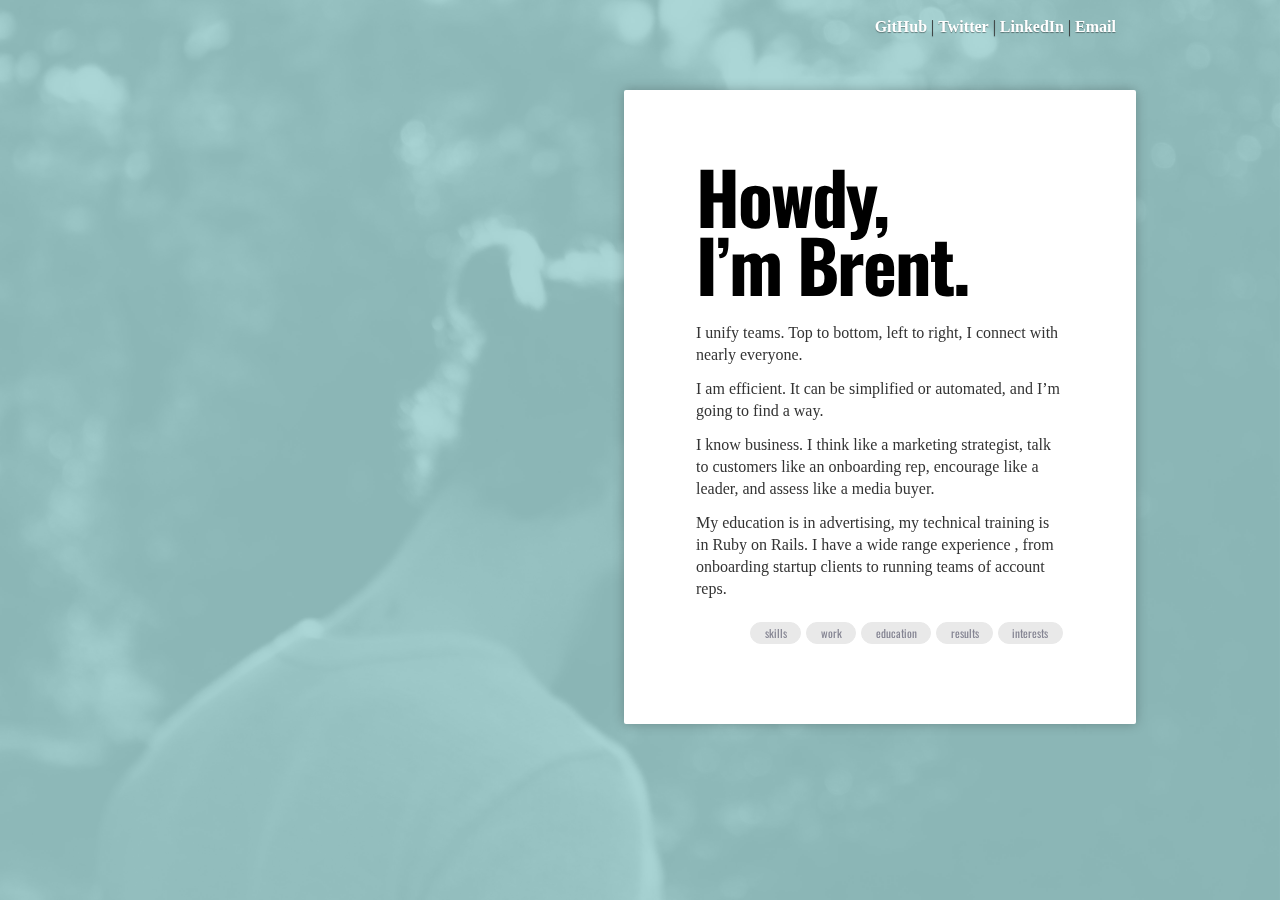
<file: versions/version_live/index.html>
<!DOCTYPE html>

<html>


    <head>
        <title>Brent Martin</title>

        <meta name="Brent Martin" content="Brent Martin Resume" />
        <meta name="Brent Martin Resume Contact Media Buying Selling" content="HTML,CSS,XML,JavaScript" />
        <meta name="viewport" content="width=device-width, initial-scale=1.0">
        <meta charset="UTF-8" />

        <link href="style.css" rel="stylesheet" type="text/css" />
        <link href='http://fonts.googleapis.com/css?family=Oswald:700' rel='stylesheet' type='text/css'>

		<script src="jquery-2.0.3.min.js"></script>
		<script src="jquery.smooth-scroll.min.js"></script>
    <script type="text/javascript" src="style.js"></script>
    </head>
<body>
  <div class="picture" style="background-image: url(images/light.jpg)"></div>
  <div class="overlay-grayscale"></div>
  <div class="overlay"></div>

	<div class="top-picture">
		<img src="images/light.jpg" width=100%>
	</div>

	<div id="header-contact">
	<p class="contact"><a href="https://github.com/brentmartin">GitHub</a> &#124; <a href="http://www.twitter.com/BrentOfDaMartin">Twitter</a> &#124; <a href="http://www.linkedin.com/in/brentirvinmartin">LinkedIn</a> &#124; <a href="mailto:bmart35@gmail.com">Email</a></p>
	</div>

	<div id="textbox">

      <h1>Howdy,<br>I&rsquo;m Brent.</h1>

				<p>I unify teams. Top to bottom, left to right, I connect with nearly everyone.</p>
        <p>I am efficient. It can be simplified or automated, and I’m going to find a way.</p>
				<p>I know business. I think like a marketing strategist, talk to customers like an onboarding rep, encourage like a leader, and assess like a media buyer.</p>
				<p>My education is in advertising, my technical training is in Ruby on Rails. I have a wide range experience , from onboarding startup clients  to running teams of account reps.</p>


      <div class="nav-space">
        <nav id="nav_bar">
          <ul class="buttons">
            <li class="button-off">skills</li>
            <li class="button-off">work</li>
            <li class="button-off">education</li>
            <li class="button-off">results</li>
            <li class="button-off">interests</li>
          </ul>
        </nav>
      </div>

      <div id="skills" class="topic">
        <h2 class="topic-button button-off">read more</h2>
        <h2><var class="topic-header">Skills</var></h2>

        <h3>Software Development</h3>
          <h4>Experience in:</h4>
            <p>Developing full-stack applications. Product Management and QA. Working within agile systems. Database management.</p>
        <div class="skills-expanded topic-expanded">
          <h4>Skilled in:</h4>
  					<p><strong>Back-end development:</strong> Ruby, Ruby on Rails, SQL/ActiveRecord.</p>
  					<p><strong>Front-end development:</strong> HTML, CSS, Javascript, JQuery.</p>
  					<p><strong>Soft skills:</strong> Agile methodology, sprint planning, writing acceptance criteria, establishing product roadmaps, hiring and building engineer teams.</p>
            <p><strong>Other programming related hard skills:</strong> Command line, trello, pivotal tracker, elasticsearch, git, managing projects on github.</p>
        </div>

        <h3>Advertising/Marketing</h3>
          <h4>Experience in:</h4>
            <p>Brand development, media placement, spot production, lead generation, SEO and SEM, media plan development and presentation. Managing rapid-growth.</p>
        <div class="skills-expanded topic-expanded">
  				<h4>Skilled in:</h4>
            <p><strong>Target audience research:</strong> STRATA, Nielsen, CPC/CPA analysis, CPM/CPP analysis, lots of spreadsheets.</p>
            <p><strong>Ad placement in the following:</strong> banner ads, cable/broadcast ads, radio ads, print ads, outdoor/billboards, direct mail, Google Adwords, satellite radio placement, Pandora and Spotify placement, social media ads, email drip campaigns, various forms of mobile advertising, native ads.</p>
        </div>

        <h3>Business Development & Customer Support</h3>
          <h4>Experience in:</h4>
            <p>Both front and back-end sales experience. Onboarding and technical support. Sales and software training. Startup-scale experience such as developing new revenue streams, scaling sales processes, hiring and building out sales teams.</p>
        <div class="skills-expanded topic-expanded">
  				<h4>Skilled in:</h4>
            <p><strong>Sales executive (front-end) experience:</strong> Sales pitching, enterprise sales, contract negotiation, Salesforce management, lead generation and management, product presentations.</p>
            <p><strong>Account management (back-end) experience:</strong> Communicating expectations, sales forecasting, various accounting softwares, keynote, powerpoint, and yes - more spreadsheets.</p>
            <p><strong>Training experience:</strong> Software training, internal sales team training, outside sales rep training, building out training modules.</p>
            <p><strong>Software support experience:</strong> Product onboarding, onboarding software, DNS configuration, software configuration and troubleshooting, and managing large onboarding timelines.</p>
        </div>
      </div>

      <div id="jobs" class="topic">
        <h2 class="topic-button button-off">read more</h2>
        <h2><var class="topic-header">Creds</var></h2>

  				<h3>OwnLocal</h3>
  					<h4>OnBoarding Account Representative '14-'15</h4>
  						<p>As an Onboarding Account Rep,  I was responsible for learning each client’s process for advertising sales, assisting our team in integrating our software, and overseeing the success of the account on a long-term basis.</p>
            <div class="jobs-expanded topic-expanded">
  						<p><strong>I  helped</strong> save the media industry one newspaper at a time. We created new digital revenue streams for traditional operations, trained traditional sales teams on how to sell digital advertising, and armed their advertisers for the future in advertising</p>
  						<p><strong>I learned</strong> how to problem solve intricate client issues, work with development teams within an Agile system, and think like a software engineer.</p>
            </div>

  				<h3>AD2ATX Board</h3>
  					<h4>Public Service Chair '14-'15</h4>
  						<p>As the chairman, I oversaw all of the operations of the public service committee. Our largest project involved the planning and execution of a public service advertising campaign for a local non profit.</p>
            <div class="jobs-expanded topic-expanded">
  						<p><strong>I gave</strong> back to the community of Austin.</p>
  						<p><strong>I learned</strong> that it is important to serve.</p>
            </div>

  				<h3>Consultant / Independent</h3>
  					<h4>Startup Marketing Strategist '12-'14</h4>
  						<p>I consulted on  a variety of marketing strategies  for startups and small businesses.</p>
            <div class="jobs-expanded topic-expanded">
  						<p><strong>I gained</strong> knowledge and created a local professional network.</p>
  						<p><strong>I learned</strong> how to convert knowledge into skills. Working by yourself is challenging. It give me a strong sense of appreciation for team environments and the skill sets of others.</p>
            </div>

  				<h3>Zenuity</h3>
  					<h4>Account Executive, Account Supervisor '11-'12</h4>
  						<p>I contributed to the agency's growth from ten employees to almost thirty. During that time, I managed teams while creating and implementing sales strategies.</p>
            <div class="jobs-expanded topic-expanded">
  						<p><strong>I earned</strong> promotions from a Junior Account Executive, to a Senior Account Executive, then Account Supervisor over a team in six months. I won several major additions to Zenuity’s client base, and brought in the first international client.</p>
  						<p><strong>I learned</strong> that controlled growth is necessary to balance an agency. Communication from the creative team to the account team and to the clients must be be clear. Expectations must be realistic with deliverable results. Without this, an agency can implode.</p>
            </div>

  				<h3>Colling Media</h3>
  					<h4>Assistant Media Buyer '10-'11</h4>
  						<p>I worked in all aspects of this young and fast-growing agency, from media placement and branding, to research, sales, and management.</p>
            <div class="jobs-expanded topic-expanded">
  						<p><strong>I brought</strong> positive results and saw growth in the advertising budgets of several large clients. I was instrumental in expanding Colling Media's vendor base to the entire state of Arizona.</p>
  						<p><strong>I learned</strong> that measurable results are the key to an adaptive and growing campaign. Without a system for assessing data, understanding a market and forecasting growth can be difficult. My success at Colling Media was a direct result of implementing these systems.</p>
            </div>
      </div>

      <div id="education" class="topic">
        <h2 class="topic-button button-off">read more</h2>
        <h2><var class="topic-header">Education</var></h2>

          <h3>The Iron Yard</h3>
            <h4>Back-end Development, Rails</h4>
              <p>Over the last few years, my various roles within the tech scene gave me the opportunity to work closely with development teams. I began to realize the interest and passion I had for engineering solutions. I knew I needed a larger toolset in order to accomplish my goals, and that’s where The Iron Yard came in.</p>
            <div class="education-expanded topic-expanded">
              <p><strong>Spring '16 &nbsp</strong> My passion for working efficiently was also the driving force in my decision to attend a development bootcamp. I chose The Iron Yard because they teach in an immersive environment which maximizes learning.</p>
              <p><strong>Ruby on Rails &nbsp</strong> Learning to program in Ruby on Rails was an obvious fit for my personality and the kind of work I do within the startup industry. It allows me to build full-stack web applications, integrates smoothly with other languages I would like to learn, and using scaffolding to build prototypes is useful.</p>
            </div>

  				<h3>Texas State University</h3>
  					<h4>BA Mass Communications, Advertising</h4>
              <p>During my time at Texas State, I changed major from Psychology to Communication Studies and then to Mass Communications - Advertising. The common thread in each of these - communication. An insatiable quest for ways to improve communication is a core part of me.</p>
            <div class="education-expanded topic-expanded">
  						<p><strong>'04-'09 &nbsp</strong> Completed majority of credit hours before accepting a job offer.</p>
  						<p><strong>'14 &nbsp</strong> Finished credit hours and received a Bachelor of Arts degree in Mass Communication - Advertising in May.</p>
            </div>

          <h3>TEFL International Barcelona</h3>
            <h4>TEFL/TESOL Certification</h4>
              <p>While teaching in Spain, I learned how to teach English in an immersive environment. Similarly, life outside of the classroom was wrapped entirely in a different immersive environment - Spanish. This taught me a lot about how important it is to simplify communication, which has translated into every job i've had since.</p>
            <div class="education-expanded topic-expanded">
              <p><strong>Fall '09 &nbsp</strong> I obtained a TEFL/TESOL certification to teach business English and English as a secondary language. I was trained in teaching/learning skills inside of an immersive environment.</p>
              <p><strong>TEFL & TESOL &nbsp</strong> Teaching English as a Foreign Language and Teaching English to Speakers of Other Languages.</p>
            </div>
      </div>

      <div id="results" class="topic">
        <h2 class="topic-button button-off">read more</h2>
        <h2><var class="topic-header">Results</var></h2>

          <h3>Client/Product growth</h3>
          <div class="topic-collapse">
            <p>Involved in both client and product growth for a company that experienced the rapid growth of 400 publications in the US to 2000+ publications internationally.</p>
          </div>
          <div class="results-expanded topic-expanded">
            <p><strong>With &nbsp</strong> OwnLocal</p>
            <p><strong>Expanding the Client Base &nbsp</strong> While I was with OwnLocal, I helped us grow from working with 400 publications across the US to 2000+ publications world-wide.</p>
            <p><strong>Growing the Product &nbsp</strong> The product grows adaptively through development iterations. I helped the team push through major advances in business verification, product automation, SEO reporting for customers, advanced training for sales reps, and streamlining the onboarding process.</p>
            <p><strong>The Onboarding Process &nbsp</strong> Due to rapid growth, the onboarding process became a major challenge. Working with the development team, I mapped out the entire process and pushed through the necessary product enhancements to streamline the process taking it from all-hands-on-deck for the accounts team to being managed by one person.</p>
          </div>

  				<h3>Southwestern Eye Center</h3>
          <div class="topic-collapse">
            <p>Doubled the marketing budget in one year, expanding Southwestern Eye Center's campaign from Phoenix to the entire state of Arizona.</p>
          </div>
          <div class="results-expanded topic-expanded">
  					<p><strong>With &nbsp</strong> Colling Media</p>
  					<p><strong>Media Type &nbsp</strong> Radio, Cable/Broadcast, Outdoor, Pro Sports Sponsorships, Facebook Ads, Google AdWords</p>
  					<p><strong>The Campaign &nbsp</strong> Placing advertisements for both LASIK eye, and cataract removal surgery. </p>
  					<p><strong>My Results &nbsp</strong>  Doubled the marketing budget in one year, expanding Southwestern Eye Center's campaign from Phoenix to the entire state of Arizona.</p>
          </div>

      </div>

      <div id="interests" class="topic">
        <h2 class="topic-button button-off">read more</h2>
        <h2><var class="topic-header">Interests</var></h2>

          <h4>When I’m not working</h4>
            <p><strong>Hobbies &nbsp</strong> Brewing beer, archery, camping, tinkering with Raspberry Pi’s and Arduino boards.</p>
            <p><strong>Things I enjoy &nbsp</strong> Lawn games and board games. The usual Austin musings - food trucks, playing in pools and creeks in the summertime, and a little bit of live music.</p>
        <div class="topic-collapse">
            <p><strong>What drives me &nbsp</strong> My wife, son, community, and faith.</p>
        </div>

        <div class="interests-expanded topic-expanded">
            <p><strong>My Wife &nbsp</strong> She constantly challenges me and encourages me to grow. She’s a visual artist who shares my thirst for personal development and creative business solutions. Her work has been featured in several publications including Martha Stewart Weddings, TRIBEZA magazine, and HGTV.com.</p>
            <p><strong>My Son &nbsp</strong> <a href="https://www.instagram.com/explore/tags/brooksoneverett/">Brookson Everett Martin</a>, born in November '13. He has a wild sense of adventure and a gentle heart. Watching him grow has been the most rewarding experience of my life.</p>
            <p><strong>My Community &nbsp</strong> As if I needed another reason to love living in Austin, Texas, we have an exceptionally authentic, generous and fun group of friends and family here.</p>
            <p><strong>My Faith &nbsp</strong> God is my rock. We’ve weathered some pretty big storms together, and through all of it I have learned to have faith in every circumstance. I believe that Jesus modeled forgiveness, love and unending generosity, and I can only hope to follow in his footsteps.</p>
        </div>
      </div>

		</div>

</body>

</html>
</file>
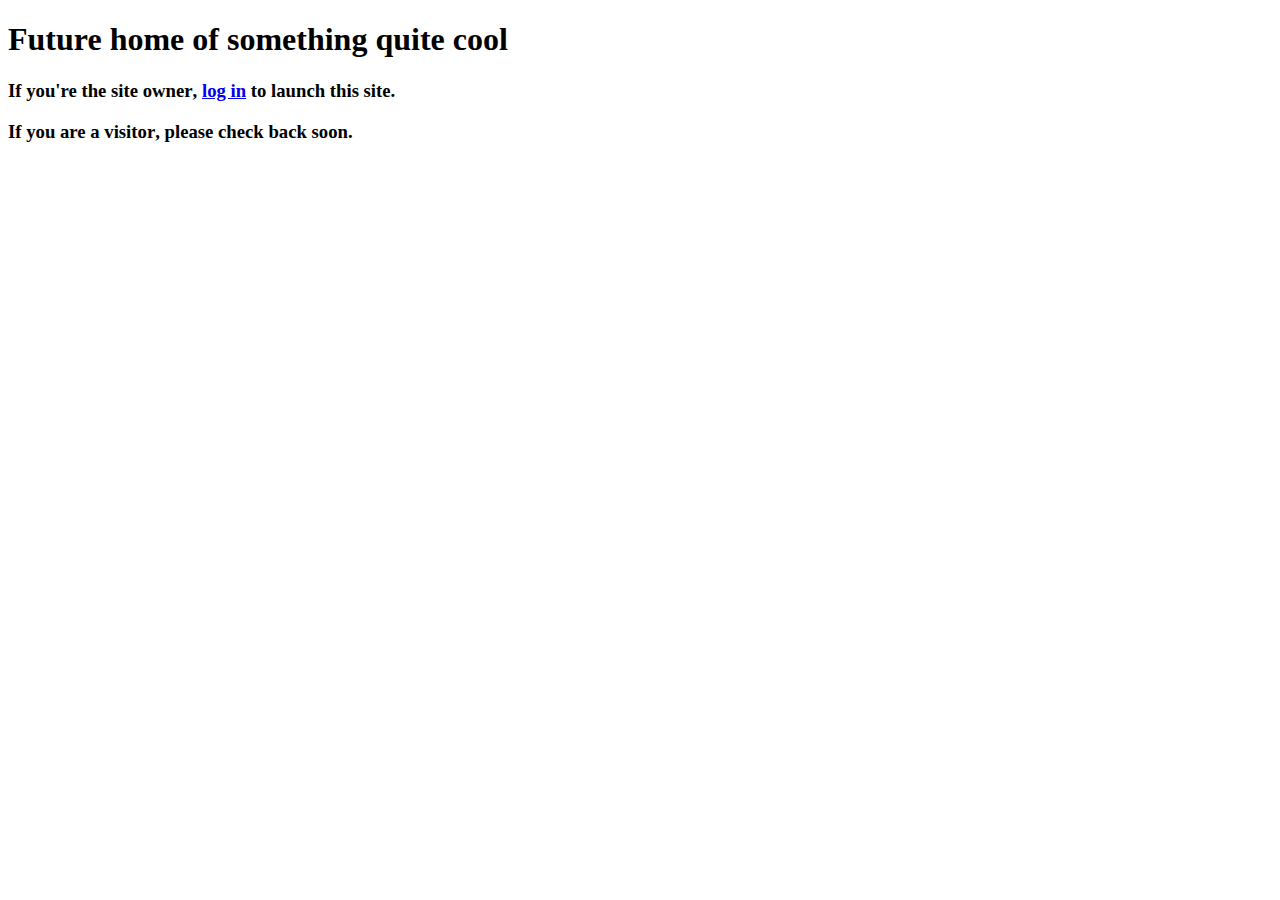
<file: welcome.html>
<!DOCTYPE html PUBLIC "-//W3C//DTD XHTML 1.0 Transitional//EN" "http://www.w3.org/TR/xhtml1/DTD/xhtml1-transitional.dtd">
<html xmlns="http://www.w3.org/1999/xhtml">

<head>
<meta http-equiv="Content-Type" content="text/html; charset=utf-8" />
<title>Coming Soon - Future home of something quite cool</title>

<link href="http://p3nlhclust404.shr.prod.phx3.secureserver.net/SharedContent/404-etc-styles.css" rel="stylesheet" type="text/css" media="screen" />

</head>

<body>

	<div class="body-coming-soon">
		<h1>
			<span>Future home of something quite cool</span>
		</h1>
		
		<div class="info-container">
			<div class="inner-border clear-fix">
				<h3 class="coming-soon-owner">
					If you're the <strong>site owner</strong>, <a href="https://hostingmanager.secureserver.net">log in</a> to launch this site.
				</h3>
				<h3 class="coming-soon-visitor">
					If you are a <strong>visitor</strong>, please check back soon.
				</h3>
			</div>
		</div>
	</div>

</body>
</html>
</file>
<file: versions/version_a/style.css>
/* http://meyerweb.com/eric/tools/css/reset/
   v2.0 | 20110126
   License: none (public domain)
*/

html, body, div, span, applet, object, iframe,
h1, h2, h3, h4, h5, h6, p, blockquote, pre,
a, abbr, acronym, address, big, cite, code,
del, dfn, em, img, ins, kbd, q, s, samp,
small, strike, strong, sub, sup, tt, var,
b, u, i, center,
dl, dt, dd, ol, ul, li,
fieldset, form, label, legend,
table, caption, tbody, tfoot, thead, tr, th, td,
article, aside, canvas, details, embed,
figure, figcaption, footer, header, hgroup,
menu, nav, output, ruby, section, summary,
time, mark, audio, video {
	margin: 0;
	padding: 0;
	border: 0;
	font-size: 100%;
	font: inherit;
	vertical-align: baseline;
}
/* HTML5 display-role reset for older browsers */
article, aside, details, figcaption, figure,
footer, header, hgroup, menu, nav, section {
	display: block;
}
body {
	line-height: 1;
}
ol, ul {
	list-style: none;
}
blockquote, q {
	quotes: none;
}
blockquote:before, blockquote:after,
q:before, q:after {
	content: '';
	content: none;
}
table {
	border-collapse: collapse;
	border-spacing: 0;
}



/*
TYPOGRAPHY
================================
*/

hr {
	margin-top:64px;
	margin-bottom:64px;
	border-color:lightgray;
	border-style:solid;
}

h1  {
/* 	USED FOR PAGE TITLE */
	font-family: 'Oswald', Helvetica, sans-serif;
	font-weight: 800;
	font-size: 72px;
	line-height: 68px;
	letter-spacing:-2px;
	margin-bottom:24px;
	color: black;
	}

h2	{
/*  USED FOR SECTION HEADERS*/
	font-family: 'Oswald', Helvetica, sans-serif;
	font-weight: 800;
	font-size: 48px;
	line-height: 48px;
	margin-top:64px;
	padding-top:64px;
	margin-bottom:24px;
	color: black;
	border-top:1px;
	border-color:lightgray;
	border-style:solid;
	}

h3	{
/* 	USED FOR SUB HEADERS */
	font-family: 'Oswald', Helvetica, sans-serif;
	font-weight: 800;
	font-size: 32px;
	line-height: 32px;
	margin-top:24px;
	margin-bottom:16px;
	color: black;
	}

h4	{
/* 	USED FOR SUB SUB HEADERS */
	font-family: 'Oswald', Helvetica, sans-serif;
	font-weight: 500;
	font-size: 18px;
	line-height: 22px;
	text-transform:uppercase;
	margin-bottom:12px;
	color: black;
	}

p	{
/* 	USED FOR BODY TEXT */
	font-family: 'Marion', Georgia, Serif;
	font-size: 16px;
	line-height: 22px;
	color: #333333;
	margin-bottom: 12px;
	}

strong {
/* 	USED FOR BOLD (STRONG) BODY TEXT */
    font-weight:bold;
    color:black;
	}


/*
OTHER STYLING
================================
*/

.buttons > li {
		margin-right: .1em;
	}

.topic-button {
		display: inline;
		float: right;
		margin-top: 72px;
	}

/*  READ MORE/LESS
.topic-read-more {
	text-align: right;
	}

.topic-read-less {
	text-align: right;
	}

.topic-read-link {
	color: teal;
	}
*/


/*
LINKS
================================
*/


a {
    font-weight:bold;
    color:teal;
    text-decoration:none;
    }

a:visited {
    font-weight:bold;
    color:teal;
    text-decoration:none;
    }



a:hover {
	text-decoration:underline;
	color:black;
	}




#topimg {
	z-index: -3;
	position:relative;
	float:left;
	width:100%;
	margin: 0px;
	padding: 0px;
	margin-bottom:-3px;
	}


/* how it was before i got crazy
#page {
	background-color: white;
	position: relative;
	float:left;
	clear:both;
	width:100%;
	margin-left:0px;
	margin-right:0px;
	height:1200px;
}

#textbox {
	-webkit-box-sizing: border-box;
	-moz-box-sizing: border-box;
	box-sizing: border-box;

	position:absolute;
	top: 72px;
	left: 72px;
	right: 72px;
	background-color: #EEE;
}
*/



#textbox {
	-webkit-box-sizing: border-box;
	-moz-box-sizing: border-box;
	box-sizing: border-box;
	position: relative;
	float:left;
	width:100%;
	padding: 72px;
	background-color: white;

	border-radius: 2px;

	-moz-box-shadow:    0px 0px 12px 0px rgba(0, 0, 0, 0.25);
    -webkit-box-shadow: 0px 0px 12px 0px rgba(0, 0, 0, 0.25);
    box-shadow:         0px 0px 12px 0px rgba(0, 0, 0, 0.25);

}

.button-off {
	font-family: 'Oswald', Helvetica, sans-serif;
	font-size: .75em;
	font-weight: 400;
	background-color: white;
	border: 1px solid #707070;
	border-radius: 3.75em;
	color: #848484;
	display: inline-block;
	line-height: 1;
	padding: 0.4em 1.2em;
	transition: all 100ms linear;
}
.button-off:hover {
	font-family: 'Oswald', Helvetica, sans-serif;
	font-size: .75em;
	font-weight: 400;
	background-color: white;
	border: 1px solid #4ca6a6;
	border-radius: 3.75em;
	color: #4ca6a6;
	display: inline-block;
	line-height: 1;
	padding: 0.4em 1.2em;
}

.button-on {
	font-family: 'Oswald', Helvetica, sans-serif;
	font-size: .75em;
	font-weight: 400;
	background-color: teal;
	border: 1px solid teal;
	border-radius: 3.75em;
	color: white;
	display: inline-block;
	line-height: 1;
	padding: 0.4em 1.2em;
	transition: all 100ms linear;
}
.button-on:hover {
	font-family: 'Oswald', Helvetica, sans-serif;
	font-size: .75em;
	font-weight: 400;
	background-color: #4ca6a6;
	border: 1px solid #4ca6a6;
	border-radius: 3.75em;
	color: white;
	display: inline-block;
	line-height: 1;
	padding: 0.4em 1.2em;
}

#header-contact {
  z-index: -2;
	position:fixed;
	top:16px;
	right:32px;
	}

#header-contact a {
  font-weight:bold;
  color:white;
  text-decoration:none;
  }

#header-contact a:visted {
  font-weight:bold;
  color:white;
  text-decoration:none;
  }

#header-contact a:hover {
	text-decoration:underline;
	}

#header-contact {
	color:white;
	text-shadow: 0px 1px 1px rgba(0, 0, 0, 0.4);
	}

#footer-contact {
	vertical-align: baseline;
	}

/*
Adjustments for Wider tablet and Desktop Sizes
=========================================
*/


@media all and (min-width: 1025px)
{

#topimg {
display:none;
}

html {
	background: url('images/coffee.jpg') no-repeat center center fixed;
  	-webkit-background-size: cover;
  	-moz-background-size: cover;
  	-o-background-size: cover;
 	background-size: cover;
	}


#header-contact {
	right:164px;
}


#textbox {
	position: relative;
	float:right;
	margin-top:360px;
	margin-right:144px;
	margin-bottom:36px;
	width:512px;
}

}

@media all and (min-width: 800px) and (max-width: 1024px)
{
	#textbox {

		padding:72px 200px;
	}

}



/*
Adjustments for Phone Sizes
=========================================
*/

@media all and (min-width: 401px) and (max-width: 500px)
{
	.buttons {
		text-align: center;
		font-size: 12px;
	}

}



@media all and (max-width: 400px)
{

	#textbox {
		padding:36px;

	}

	.buttons {
		text-align: center;
		font-size: 15px;
	}

	#header-contact a {
	    font-weight:bold;
	    font-size: 13px;
	    color:white;
	    text-decoration:none;
	}

	#header-contact a:visited {
	    font-weight:bold;
	    font-size: 13px;
	    color:white;
	    text-decoration:none;
	}

}
</file>
<file: versions/version_b/style.css>
/* http://meyerweb.com/eric/tools/css/reset/
   v2.0 | 20110126
   License: none (public domain)
*/

html, body, div, span, applet, object, iframe,
h1, h2, h3, h4, h5, h6, p, blockquote, pre,
a, abbr, acronym, address, big, cite, code,
del, dfn, em, img, ins, kbd, q, s, samp,
small, strike, strong, sub, sup, tt, var,
b, u, i, center,
dl, dt, dd, ol, ul, li,
fieldset, form, label, legend,
table, caption, tbody, tfoot, thead, tr, th, td,
article, aside, canvas, details, embed,
figure, figcaption, footer, header, hgroup,
menu, nav, output, ruby, section, summary,
time, mark, audio, video {
	margin: 0;
	padding: 0;
	border: 0;
	font-size: 100%;
	font: inherit;
	vertical-align: baseline;
}
/* HTML5 display-role reset for older browsers */
article, aside, details, figcaption, figure,
footer, header, hgroup, menu, nav, section {
	display: block;
}
body {
	line-height: 1;
}
ol, ul {
	list-style: none;
}
blockquote, q {
	quotes: none;
}
blockquote:before, blockquote:after,
q:before, q:after {
	content: '';
	content: none;
}
table {
	border-collapse: collapse;
	border-spacing: 0;
}


/*
TYPOGRAPHY
================================
*/

hr {
	margin-top:64px;
	margin-bottom:64px;
	border-color:lightgray;
	border-style:solid;
}

h1  {
/* 	USED FOR PAGE TITLE */
	font-family: 'Oswald', Helvetica, sans-serif;
	font-weight: 800;
	font-size: 72px;
	line-height: 68px;
	letter-spacing:-2px;
	margin-bottom:24px;
	color: black;
	}

h2	{
/*  USED FOR SECTION HEADERS*/
	font-family: 'Oswald', Helvetica, sans-serif;
	font-weight: 800;
	font-size: 48px;
	line-height: 48px;
	margin-top:64px;
	padding-top:64px;
	margin-bottom:24px;
	color: black;
	border-top:1px;
	border-color:lightgray;
	border-style:solid;
	}

h3	{
/* 	USED FOR SUB HEADERS */
	font-family: 'Oswald', Helvetica, sans-serif;
	font-weight: 800;
	font-size: 32px;
	line-height: 32px;
	margin-top:24px;
	margin-bottom:16px;
	color: black;
	}

h4	{
/* 	USED FOR SUB SUB HEADERS */
	font-family: 'Oswald', Helvetica, sans-serif;
	font-weight: 500;
	font-size: 18px;
	line-height: 22px;
	text-transform:uppercase;
	margin-bottom:12px;
	color: black;
	}

p	{
/* 	USED FOR BODY TEXT */
	font-family: 'Marion', Georgia, Serif;
	font-size: 16px;
	line-height: 22px;
	color: #333333;
	margin-bottom: 12px;
	}

strong {
/* 	USED FOR BOLD (STRONG) BODY TEXT */
    font-weight:bold;
    color:black;
	}


/*
OTHER STYLING
================================
*/

.buttons > li {
		margin-right: .1em;
	}

.topic-button {
		display: inline;
		float: right;
		margin-top: 72px;
	}

/*  READ MORE/LESS
.topic-read-more {
	text-align: right;
	}

.topic-read-less {
	text-align: right;
	}

.topic-read-link {
	color: teal;
	}
*/



.picture {
	background-size: cover;
	background-repeat: no-repeat;
	height: 100%;
	width: 100%;
	z-index: -5;
	position: fixed;
}
.overlay-grayscale {
	height: 100%;
	width: 100%;
	z-index: -4;
	position: fixed;
	background-color: rgba(255,255,255,0.5);
}
.overlay {
	height: 100%;
	width: 100%;
	z-index: -3;
	position: fixed;
	background-color: rgba(135,196,196,0.7);
}


/*
LINKS
================================
*/


a {
    font-weight:bold;
    color: #87C4C4;
    text-decoration:none;
    }

a:visited {
    font-weight:bold;
    color: #87C4C4;
    text-decoration:none;
    }



a:hover {
	text-decoration:underline;
	color:black;
	}




	.top-picture {
		background-size: cover;
		background-repeat: no-repeat;
		position:relative;
		float:left;
		width:100%;
		margin: 0px;
		padding: 0px;
		margin-bottom:-3px;
		z-index: -5;

	}


/* how it was before i got crazy
#page {
	background-color: white;
	position: relative;
	float:left;
	clear:both;
	width:100%;
	margin-left:0px;
	margin-right:0px;
	height:1200px;
}

#textbox {
	-webkit-box-sizing: border-box;
	-moz-box-sizing: border-box;
	box-sizing: border-box;

	position:absolute;
	top: 72px;
	left: 72px;
	right: 72px;
	background-color: #EEE;
}
*/



#textbox {
	-webkit-box-sizing: border-box;
	-moz-box-sizing: border-box;
	box-sizing: border-box;
	position: relative;
	float:left;
	width:100%;
	padding: 72px;
	background-color: white;

	border-radius: 2px;

	-moz-box-shadow:    0px 0px 12px 0px rgba(0, 0, 0, 0.25);
    -webkit-box-shadow: 0px 0px 12px 0px rgba(0, 0, 0, 0.25);
    box-shadow:         0px 0px 12px 0px rgba(0, 0, 0, 0.25);

}

.button-off {
	font-family: 'Oswald', Helvetica, sans-serif;
	font-size: .75em;
	font-weight: 400;
	background-color: white;
	border: 1px solid #707070;
	border-radius: 3.75em;
	color: #848484;
	display: inline-block;
	line-height: 1;
	padding: 0.4em 1.2em;
	transition: all 100ms linear;
}
.button-off:hover {
	font-family: 'Oswald', Helvetica, sans-serif;
	font-size: .75em;
	font-weight: 400;
	background-color: white;
	border: 1px solid #87C4C4;
	border-radius: 3.75em;
	color: #87C4C4;
	display: inline-block;
	line-height: 1;
	padding: 0.4em 1.2em;
}

.button-on {
	font-family: 'Oswald', Helvetica, sans-serif;
	font-size: .75em;
	font-weight: 400;
	background-color: #87C4C4;
	border: 1px solid #87C4C4;
	border-radius: 3.75em;
	color: white;
	display: inline-block;
	line-height: 1;
	padding: 0.4em 1.2em;
	transition: all 100ms linear;
}
.button-on:hover {
	font-family: 'Oswald', Helvetica, sans-serif;
	font-size: .75em;
	font-weight: 400;
	background-color: #A1EAEB;
	border: 1px solid #A1EAEB;
	border-radius: 3.75em;
	color: white;
	display: inline-block;
	line-height: 1;
	padding: 0.4em 1.2em;
}

#header-contact {
  z-index: -2;
	position:fixed;
	top:16px;
	right:32px;
	}

#header-contact a {
  font-weight:bold;
  color:white;
  text-decoration:none;
  }

#header-contact a:visted {
  font-weight:bold;
  color:white;
  text-decoration:none;
  }

#header-contact a:hover {
	text-decoration:underline;
	}

#header-contact {
	color:white;
	text-shadow: 0px 1px 1px rgba(0, 0, 0, 0.4);
	}

#footer-contact {
	vertical-align: baseline;
	}

/*
Adjustments for Wider tablet and Desktop Sizes
=========================================
*/


@media all and (min-width: 1025px)
{

.top-picture {
display:none;
}

html {

	}


#header-contact {
	right:164px;
}


#textbox {
	position: relative;
	float:right;
	margin-top:90px;
	margin-right:144px;
	margin-bottom:36px;
	width:512px;
}

}

@media all and (min-width: 800px) and (max-width: 1024px)
{
	.overlay-grayscale {
		background-color: rgba(255,255,255,0.2);
	}
	.overlay {
		background-color: rgba(135,196,196,0.7);
	}

	#textbox {

		padding:72px 200px;
	}

}



/*
Adjustments for Phone Sizes
=========================================
*/

@media all and (min-width: 501px) and (max-width: 799px)
{
	.overlay-grayscale {
		background-color: rgba(255,255,255,0.2);
	}
	.overlay {
		background-color: rgba(135,196,196,0.7);
	}

}



@media all and (min-width: 401px) and (max-width: 500px)
{
	.overlay-grayscale {
		background-color: rgba(255,255,255,0.2);
	}
	.overlay {
		background-color: rgba(135,196,196,0.7);
	}

	.buttons {
		text-align: center;
		font-size: 12px;
	}

}



@media all and (max-width: 400px)
{
	.overlay-grayscale {
		background-color: rgba(255,255,255,0.2);
	}
	.overlay {
		background-color: rgba(135,196,196,0.7);
	}

	#textbox {
		padding:36px;

	}

	.buttons {
		text-align: center;
		font-size: 15px;
	}

	#header-contact a {
	    font-weight:bold;
	    font-size: 13px;
	    color:white;
	    text-decoration:none;
	}

	#header-contact a:visited {
	    font-weight:bold;
	    font-size: 13px;
	    color:white;
	    text-decoration:none;
	}

}
</file>
<file: versions/version_c/style.css>
/* http://meyerweb.com/eric/tools/css/reset/
   v2.0 | 20110126
   License: none (public domain)
*/

html, body, div, span, applet, object, iframe,
h1, h2, h3, h4, h5, h6, p, blockquote, pre,
a, abbr, acronym, address, big, cite, code,
del, dfn, em, img, ins, kbd, q, s, samp,
small, strike, strong, sub, sup, tt, var,
b, u, i, center,
dl, dt, dd, ol, ul, li,
fieldset, form, label, legend,
table, caption, tbody, tfoot, thead, tr, th, td,
article, aside, canvas, details, embed,
figure, figcaption, footer, header, hgroup,
menu, nav, output, ruby, section, summary,
time, mark, audio, video {
	margin: 0;
	padding: 0;
	border: 0;
	font-size: 100%;
	font: inherit;
	vertical-align: baseline;
}
/* HTML5 display-role reset for older browsers */
article, aside, details, figcaption, figure,
footer, header, hgroup, menu, nav, section {
	display: block;
}
body {
	line-height: 1;
}
ol, ul {
	list-style: none;
}
blockquote, q {
	quotes: none;
}
blockquote:before, blockquote:after,
q:before, q:after {
	content: '';
	content: none;
}
table {
	border-collapse: collapse;
	border-spacing: 0;
}


/*
TYPOGRAPHY
================================
*/

/* 	USED FOR PAGE TITLE */
h1 {
	font-family: 'Oswald', Helvetica, sans-serif;
	font-weight: 800;
	font-size: 72px;
	line-height: 68px;
	letter-spacing:-2px;
	margin-bottom:24px;
	color: black;
}

/*  USED FOR SECTION HEADERS*/
h2 {
	font-family: 'Oswald', Helvetica, sans-serif;
	font-weight: 800;
	font-size: 48px;
	line-height: 48px;
	margin-top:64px;
	padding-top:64px;
	margin-bottom:24px;
	color: black;
	border-top:1px;
	border-color:lightgray;
	border-style:solid;
}

/* 	USED FOR SUB HEADERS */
h3 {
	font-family: 'Oswald', Helvetica, sans-serif;
	font-weight: 800;
	font-size: 32px;
	line-height: 32px;
	margin-top:24px;
	margin-bottom:16px;
	color: black;
}

/* 	USED FOR SUB SUB HEADERS */
h4 {
	font-family: 'Oswald', Helvetica, sans-serif;
	font-weight: 500;
	font-size: 18px;
	line-height: 22px;
	text-transform:uppercase;
	margin-bottom:12px;
	color: black;
}

/* 	USED FOR BODY TEXT */
p	{
	font-family: 'Marion', Georgia, Serif;
	font-size: 16px;
	line-height: 22px;
	color: #333333;
	margin-bottom: 12px;
}

/* 	USED FOR BOLD (STRONG) BODY TEXT */
strong {
  font-weight:bold;
  color:black;
}


/*
LINKS
================================
*/

a {
  font-weight:bold;
  color: #87C4C4;
  text-decoration:none;
}

a:visited {
  font-weight:bold;
  color: #87C4C4;
  text-decoration:none;
}

a:hover {
	text-decoration:underline;
	color:black;
}

/* how it was before i got crazy
#page {
	background-color: white;
	position: relative;
	float:left;
	clear:both;
	width:100%;
	margin-left:0px;
	margin-right:0px;
	height:1200px;
}

#textbox {
	-webkit-box-sizing: border-box;
	-moz-box-sizing: border-box;
	box-sizing: border-box;

	position:absolute;
	top: 72px;
	left: 72px;
	right: 72px;
	background-color: #EEE;
}
*/


/*
HEADER and BODY
================================
*/

#textbox {
	-webkit-box-sizing: border-box;
	-moz-box-sizing: border-box;
	box-sizing: border-box;
	position: relative;
	float:left;
	width:100%;
	padding: 72px;
	background-color: white;
	border-radius: 2px;
	-moz-box-shadow:    0px 0px 12px 0px rgba(0, 0, 0, 0.25);
  -webkit-box-shadow: 0px 0px 12px 0px rgba(0, 0, 0, 0.25);
  box-shadow:         0px 0px 12px 0px rgba(0, 0, 0, 0.25);
}

#header-contact {
  z-index: -2;
	position:fixed;
	top:16px;
	right:32px;
}

#header-contact a {
  font-weight:bold;
  color:white;
  text-decoration:none;
}

#header-contact a:hover {
	text-decoration:underline;
}

#header-contact {
	color:white;
	text-shadow: 0px 1px 1px rgba(0, 0, 0, 0.4);
}


/*
BACKGROUND
================================
*/

.picture {
	background-size: cover;
	background-repeat: no-repeat;
	height: 100%;
	width: 100%;
	z-index: -5;
	position: fixed;
}

.overlay-grayscale {
	height: 100%;
	width: 100%;
	z-index: -4;
	position: fixed;
	background-color: rgba(255,255,255,0.2);
}

.overlay {
	height: 100%;
	width: 100%;
	z-index: -3;
	position: fixed;
	background-color: rgba(135,196,196,0.7);
}

.top-picture {
	background-size: cover;
	background-repeat: no-repeat;
	position:relative;
	float:left;
	width:100%;
	margin: 0px;
	padding: 0px;
	margin-bottom:-3px;
	z-index: -5;
}


/*
NAVIGATION
================================
*/

.nav_links li {
	display: inline-block;
  margin-top: 4px;
}

.nav-space {
	height: 40px;
}

#nav_bar {
	float: right;
	border: 0;
	background-color: rgba(255,255,255,0.9);
	border-radius: 0px;
	margin-bottom: 0;
	padding-top: 10px;
	padding-bottom: 6px;
}

.navbar-fixed {
	width: 100%;
	top: 0;
	right: 0;
	position: fixed;
	z-index: 100;
}


/*
BUTTONS
================================
*/

.buttons > li {
	display: inline-block;
	margin-right: .1em;
}

.topic-button {
	display: inline;
	float: right;
	margin-top: 72px;
}

.buttons {
	float:right;
	font-size: 15px;
}

.button-on,
.button-off {
	font-family: 'Oswald', Helvetica, sans-serif;
	font-size: .75em;
	font-weight: 400;
	border: 1px solid;
	border-radius: 3.75em;
	display: inline-block;
	line-height: 1;
	padding: 0.4em 1.2em;
	transition: all 100ms linear;
}

.button-off {
	background-color: #e9e9e9;
	border-color: #e9e9e9;
	color: #848492;
}

.button-on {
	background-color: #87C4C4;
	border-color: #87C4C4;
	color: white;
}


/*
Adjustments for Wider tablet and Desktop Sizes
=========================================
*/

@media all and (min-width: 1025px)
{
	.overlay-grayscale {
		background-color: rgba(255,255,255,0.5);
	}
	.overlay {
		background-color: rgba(135,196,196,0.7);
	}

	#textbox {
		position: relative;
		float:right;
		margin-top:90px;
		margin-right:144px;
		margin-bottom:36px;
		width:512px;
	}

	#header-contact {
		right:164px;
	}

	.top-picture, .navbar-fixed {
		display:none;
	}

	.button-off:hover {
		background-color: #848492;
		border-color: #848492;
		color: #e9e9e9;
	}

	.button-on:hover {
		background-color: #A1EAEB;
		border-color: #A1EAEB;
	}
}

@media all and (min-width: 800px) and (max-width: 1024px)
{
	#textbox {
		padding: 72px 216px;
	}

	.navbar-fixed {
		padding-right: 216px;
	}
}


/*
Adjustments for Phone Sizes
=========================================
*/

@media all and (min-width: 625px) and (max-width: 799px)
{
	#textbox {
		padding: 72px 144px;
	}

	.navbar-fixed {
		padding-right: 144px;
	}
}

@media all and (min-width: 501px) and (max-width: 624px)
{
	#textbox {
		padding:72px;
	}

	.navbar-fixed {
		padding-right: 72px;
	}
}

@media all and (min-width: 401px) and (max-width: 500px)
{
	#textbox {
		padding:36px;
	}

	.navbar-fixed {
		padding-right: 36px;
	}
}

@media all and (min-width: 350px) and (max-width: 400px)
{
	#textbox {
		padding: 36px 12px;
	}

	.navbar-fixed {
		padding-right: 12px;
	}

	#header-contact {
    top: 12px;
    right: 12px;
	}

	#header-contact a {
    font-weight:bold;
    font-size: 15px;
    color:white;
    text-decoration:none;
	}
}

@media all and (max-width: 349px)
{
	#textbox {
		padding: 36px 12px;
	}

	.navbar-fixed {
		padding-right: 12px;
	}

	.buttons {
		font-size: 13px;
	}

	#header-contact {
    top: 12px;
    right: 12px;
	}

	#header-contact a {
		font-weight:bold;
		font-size: 12px;
		color:white;
		text-decoration:none;
	}
}
</file>
<file: versions/version_dev/style.css>
/* http://meyerweb.com/eric/tools/css/reset/
   v2.0 | 20110126
   License: none (public domain)
*/

html, body, div, span, applet, object, iframe,
h1, h2, h3, h4, h5, h6, p, blockquote, pre,
a, abbr, acronym, address, big, cite, code,
del, dfn, em, img, ins, kbd, q, s, samp,
small, strike, strong, sub, sup, tt, var,
b, u, i, center,
dl, dt, dd, ol, ul, li,
fieldset, form, label, legend,
table, caption, tbody, tfoot, thead, tr, th, td,
article, aside, canvas, details, embed,
figure, figcaption, footer, header, hgroup,
menu, nav, output, ruby, section, summary,
time, mark, audio, video {
	margin: 0;
	padding: 0;
	border: 0;
	font-size: 100%;
	font: inherit;
	vertical-align: baseline;
}
/* HTML5 display-role reset for older browsers */
article, aside, details, figcaption, figure,
footer, header, hgroup, menu, nav, section {
	display: block;
}
body {
	line-height: 1;
}
ol, ul {
	list-style: none;
}
blockquote, q {
	quotes: none;
}
blockquote:before, blockquote:after,
q:before, q:after {
	content: '';
	content: none;
}
table {
	border-collapse: collapse;
	border-spacing: 0;
}


/*
TYPOGRAPHY
================================
*/

/* 	USED FOR PAGE TITLE */
h1 {
	font-family: 'Oswald', Helvetica, sans-serif;
	font-weight: 800;
	font-size: 72px;
	line-height: 68px;
	letter-spacing:-2px;
	margin-bottom:24px;
	color: black;
}

/*  USED FOR SECTION HEADERS*/
h2 {
	font-family: 'Oswald', Helvetica, sans-serif;
	font-weight: 800;
	font-size: 48px;
	line-height: 48px;
	margin-top:64px;
	padding-top:64px;
	margin-bottom:24px;
	color: black;
	border-top:1px;
	border-color:lightgray;
	border-style:solid;
}

/* 	USED FOR SUB HEADERS */
h3 {
	font-family: 'Oswald', Helvetica, sans-serif;
	font-weight: 800;
	font-size: 32px;
	line-height: 32px;
	margin-top:24px;
	margin-bottom:16px;
	color: black;
}

/* 	USED FOR SUB SUB HEADERS */
h4 {
	font-family: 'Oswald', Helvetica, sans-serif;
	font-weight: 500;
	font-size: 18px;
	line-height: 22px;
	text-transform:uppercase;
	margin-bottom:12px;
	color: black;
}

/* 	USED FOR BODY TEXT */
p	{
	font-family: 'Marion', Georgia, Serif;
	font-size: 16px;
	line-height: 22px;
	color: #333333;
	margin-bottom: 12px;
}

/* 	USED FOR BOLD (STRONG) BODY TEXT */
strong {
  font-weight:bold;
  color:black;
}


/*
LINKS
================================
*/

a {
  font-weight:bold;
  color: #87C4C4;
  text-decoration:none;
}

a:visited {
  font-weight:bold;
  color: #87C4C4;
  text-decoration:none;
}

a:hover {
	text-decoration:underline;
	color:black;
}

/* how it was before i got crazy
#page {
	background-color: white;
	position: relative;
	float:left;
	clear:both;
	width:100%;
	margin-left:0px;
	margin-right:0px;
	height:1200px;
}

#textbox {
	-webkit-box-sizing: border-box;
	-moz-box-sizing: border-box;
	box-sizing: border-box;

	position:absolute;
	top: 72px;
	left: 72px;
	right: 72px;
	background-color: #EEE;
}
*/


/*
HEADER and BODY
================================
*/

#textbox {
	-webkit-box-sizing: border-box;
	-moz-box-sizing: border-box;
	box-sizing: border-box;
	position: relative;
	float:left;
	width:100%;
	padding: 72px;
	background-color: white;
	border-radius: 2px;
	-moz-box-shadow:    0px 0px 12px 0px rgba(0, 0, 0, 0.25);
  -webkit-box-shadow: 0px 0px 12px 0px rgba(0, 0, 0, 0.25);
  box-shadow:         0px 0px 12px 0px rgba(0, 0, 0, 0.25);
}

#header-contact {
  z-index: -2;
	position:fixed;
	top:16px;
	right:32px;
}

#header-contact a {
  font-weight:bold;
  color:white;
  text-decoration:none;
}

#header-contact a:hover {
	text-decoration:underline;
}

#header-contact {
	color:white;
	text-shadow: 0px 1px 1px rgba(0, 0, 0, 0.4);
}


/*
BACKGROUND
================================
*/

.picture {
	background-size: cover;
	background-repeat: no-repeat;
	height: 100%;
	width: 100%;
	z-index: -5;
	position: fixed;
}

.overlay-grayscale {
	height: 100%;
	width: 100%;
	z-index: -4;
	position: fixed;
	background-color: rgba(255,255,255,0.2);
}

.overlay {
	height: 100%;
	width: 100%;
	z-index: -3;
	position: fixed;
	background-color: rgba(135,196,196,0.7);
}

.top-picture {
	background-size: cover;
	background-repeat: no-repeat;
	position:relative;
	float:left;
	width:100%;
	margin: 0px;
	padding: 0px;
	margin-bottom:-3px;
	z-index: -5;
}


/*
NAVIGATION
================================
*/

.nav_links li {
	display: inline-block;
  margin-top: 4px;
}

.nav-space {
	height: 40px;
}

#nav_bar {
	float: right;
	border: 0;
	border-radius: 0px;
	margin-bottom: 0;
	padding-top: 10px;
	padding-bottom: 6px;
}

.navbar-on {
	box-shadow: 0 1px 10px rgba(0, 0, 0, 0.2);
	background-color: rgba(255,255,255,1);
	width: 100%;
	top: 0;
	right: 0;
	position: fixed;
	z-index: 100;
	transition: box-shadow 500ms linear;
}

.navbar-on-content {
	font-family: 'Oswald', Helvetica, sans-serif;
	font-size: 20px;
	padding-top: 1.5px;
	float: left;
	z-index: 200;
	color: black;
}

/*
BUTTONS
================================
*/

.buttons > li, span {
	display: inline-block;
	margin-right: .1em;
}

.topic-button {
	display: inline;
	float: right;
	margin-top: 72px;
}

.buttons {
	text-align:right;
	font-size: 15px;
}

.button-on,
.button-off {
	font-family: 'Oswald', Helvetica, sans-serif;
	font-size: .75em;
	font-weight: 400;
	border: 1px solid;
	border-radius: 3.75em;
	display: inline-block;
	line-height: 1;
	padding: 0.4em 1.2em;
	transition: all 100ms linear;
}

.button-off {
	background-color: #e9e9e9;
	border-color: #e9e9e9;
	color: #848492;
}

.button-on {
	background-color: #87C4C4;
	border-color: #87C4C4;
	color: white;
}


/*
Adjustments for Wider tablet and Desktop Sizes
=========================================
*/

@media all and (min-width: 1025px)
{
	.overlay-grayscale {
		background-color: rgba(255,255,255,0.5);
	}

	.overlay {
		background-color: rgba(135,196,196,0.7);
	}

	#textbox {
		position: relative;
		float:right;
		margin-top:90px;
		margin-right:144px;
		margin-bottom:36px;
		width:512px;
	}

	#header-contact {
		right:164px;
	}

	.top-picture, .navbar-on {
		display:none;
	}

	.button-off:hover {
		background-color: #848492;
		border-color: #848492;
		color: #e9e9e9;
	}

	.button-on:hover {
		background-color: #A1EAEB;
		border-color: #A1EAEB;
	}
}

@media all and (min-width: 800px) and (max-width: 1024px)
{
	#textbox {
		padding: 72px 216px;
	}

	.navbar-on {
		padding-right: 216px;
	}
}


/*
Adjustments for Phone Sizes
=========================================
*/

@media all and (min-width: 625px) and (max-width: 799px)
{
	#textbox {
		padding: 72px 144px;
	}

	.navbar-on {
		padding-right: 144px;
	}
}

@media all and (min-width: 501px) and (max-width: 624px)
{
	#textbox {
		padding:72px;
	}

	.navbar-on > .buttons {
		margin-right: 72px;
		margin-left: 72px;
	}

	.button-off:focus {
		background-color: #848492;
		border-color: #848492;
		color: #e9e9e9;
	}

	.button-on:focus {
		background-color: #A1EAEB;
		border-color: #A1EAEB;
	}
}

@media all and (min-width: 401px) and (max-width: 500px)
{
	#textbox {
		padding:36px;
	}

	.navbar-on {
		padding-right: 36px;
	}
}

@media all and (min-width: 350px) and (max-width: 400px)
{
	#textbox {
		padding: 36px 12px;
	}

	.navbar-on {
		padding-right: 12px;
	}

	#header-contact {
    top: 12px;
    right: 12px;
	}

	#header-contact a {
    font-weight:bold;
    font-size: 15px;
    color:white;
    text-decoration:none;
	}

	#header-contact a:visited {
    font-weight:bold;
    font-size: 15px;
    color:white;
    text-decoration:none;
	}
}

@media all and (max-width: 349px)
{
	#textbox {
		padding: 36px 12px;
	}

	.navbar-on {
		padding-right: 12px;
	}

	.buttons {
		font-size: 13px;
	}

	#header-contact {
    top: 12px;
    right: 12px;
	}

	#header-contact a {
		font-weight:bold;
		font-size: 12px;
		color:white;
		text-decoration:none;
	}

	#header-contact a:visited {
		font-weight:bold;
		font-size: 12px;
		color:white;
		text-decoration:none;
	}
}
</file>
<file: versions/version_live/style.css>
/* http://meyerweb.com/eric/tools/css/reset/
   v2.0 | 20110126
   License: none (public domain)
*/

html, body, div, span, applet, object, iframe,
h1, h2, h3, h4, h5, h6, p, blockquote, pre,
a, abbr, acronym, address, big, cite, code,
del, dfn, em, img, ins, kbd, q, s, samp,
small, strike, strong, sub, sup, tt, var,
b, u, i, center,
dl, dt, dd, ol, ul, li,
fieldset, form, label, legend,
table, caption, tbody, tfoot, thead, tr, th, td,
article, aside, canvas, details, embed,
figure, figcaption, footer, header, hgroup,
menu, nav, output, ruby, section, summary,
time, mark, audio, video {
	margin: 0;
	padding: 0;
	border: 0;
	font-size: 100%;
	font: inherit;
	vertical-align: baseline;
}
/* HTML5 display-role reset for older browsers */
article, aside, details, figcaption, figure,
footer, header, hgroup, menu, nav, section {
	display: block;
}
body {
	line-height: 1;
}
ol, ul {
	list-style: none;
}
blockquote, q {
	quotes: none;
}
blockquote:before, blockquote:after,
q:before, q:after {
	content: '';
	content: none;
}
table {
	border-collapse: collapse;
	border-spacing: 0;
}


/*
TYPOGRAPHY
================================
*/

/* 	USED FOR PAGE TITLE */
h1 {
	font-family: 'Oswald', Helvetica, sans-serif;
	font-weight: 800;
	font-size: 72px;
	line-height: 68px;
	letter-spacing:-2px;
	margin-bottom:24px;
	color: black;
}

/*  USED FOR SECTION HEADERS*/
h2 {
	font-family: 'Oswald', Helvetica, sans-serif;
	font-weight: 800;
	font-size: 48px;
	line-height: 48px;
	margin-top:64px;
	padding-top:64px;
	margin-bottom:24px;
	color: black;
	border-top:1px;
	border-color:lightgray;
	border-style:solid;
}

/* 	USED FOR SUB HEADERS */
h3 {
	font-family: 'Oswald', Helvetica, sans-serif;
	font-weight: 800;
	font-size: 32px;
	line-height: 32px;
	margin-top:24px;
	margin-bottom:16px;
	color: black;
}

/* 	USED FOR SUB SUB HEADERS */
h4 {
	font-family: 'Oswald', Helvetica, sans-serif;
	font-weight: 500;
	font-size: 18px;
	line-height: 22px;
	text-transform:uppercase;
	margin-bottom:12px;
	color: black;
}

/* 	USED FOR BODY TEXT */
p	{
	font-family: 'Marion', Georgia, Serif;
	font-size: 16px;
	line-height: 22px;
	color: #333333;
	margin-bottom: 12px;
}

/* 	USED FOR BOLD (STRONG) BODY TEXT */
strong {
  font-weight:bold;
  color:black;
}


/*
LINKS
================================
*/

a {
  font-weight:bold;
  color: #87C4C4;
  text-decoration:none;
}

a:visited {
  font-weight:bold;
  color: #87C4C4;
  text-decoration:none;
}

a:hover {
	text-decoration:underline;
	color:black;
}


/*
HEADER and BODY
================================
*/

#textbox {
	-webkit-box-sizing: border-box;
	-moz-box-sizing: border-box;
	box-sizing: border-box;
	position: relative;
	float:left;
	width:100%;
	padding: 72px;
	background-color: white;
	border-radius: 2px;
	-moz-box-shadow:    0px 0px 12px 0px rgba(0, 0, 0, 0.25);
  -webkit-box-shadow: 0px 0px 12px 0px rgba(0, 0, 0, 0.25);
  box-shadow:         0px 0px 12px 0px rgba(0, 0, 0, 0.25);
}

#header-contact {
  z-index: -2;
	position:fixed;
	top:16px;
	right:32px;
}

#header-contact a {
  font-weight:bold;
  color:white;
  text-decoration:none;
}

#header-contact a:hover {
	text-decoration:underline;
}

#header-contact {
	color:white;
	text-shadow: 0px 1px 1px rgba(0, 0, 0, 0.4);
}


/*
BACKGROUND
================================
*/

.picture {
	background-size: cover;
	background-repeat: no-repeat;
	height: 100%;
	width: 100%;
	z-index: -5;
	position: fixed;
}

.overlay-grayscale {
	height: 100%;
	width: 100%;
	z-index: -4;
	position: fixed;
	background-color: rgba(255,255,255,0.2);
}

.overlay {
	height: 100%;
	width: 100%;
	z-index: -3;
	position: fixed;
	background-color: rgba(135,196,196,0.7);
}

.top-picture {
	background-size: cover;
	background-repeat: no-repeat;
	position:relative;
	float:left;
	width:100%;
	margin: 0px;
	padding: 0px;
	margin-bottom:-3px;
	z-index: -5;
}


/*
NAVIGATION
================================
*/

.nav_links li {
	display: inline-block;
  margin-top: 4px;
}

.nav-space {
	height: 40px;
}

#nav_bar {
	float: right;
	border: 0;
	background-color: rgba(255,255,255,0.9);
	border-radius: 0px;
	margin-bottom: 0;
	padding-top: 10px;
	padding-bottom: 6px;
}

.navbar-fixed {
	width: 100%;
	top: 0;
	right: 0;
	position: fixed;
	z-index: 100;
}


/*
BUTTONS
================================
*/

.buttons > li {
	display: inline-block;
	margin-right: .1em;
}

.topic-button {
	display: inline;
	float: right;
	margin-top: 72px;
}

.buttons {
	float:right;
	font-size: 15px;
}

.button-on,
.button-off {
	font-family: 'Oswald', Helvetica, sans-serif;
	font-size: .75em;
	font-weight: 400;
	border: 1px solid;
	border-radius: 3.75em;
	display: inline-block;
	line-height: 1;
	padding: 0.4em 1.2em;
	transition: all 100ms linear;
}

.button-off {
	background-color: #e9e9e9;
	border-color: #e9e9e9;
	color: #848492;
}

.button-on {
	background-color: #87C4C4;
	border-color: #87C4C4;
	color: white;
}


/*
Adjustments for Wider tablet and Desktop Sizes
=========================================
*/

@media all and (min-width: 1025px)
{
	.overlay-grayscale {
		background-color: rgba(255,255,255,0.5);
	}
	.overlay {
		background-color: rgba(135,196,196,0.7);
	}

	#textbox {
		position: relative;
		float:right;
		margin-top:90px;
		margin-right:144px;
		margin-bottom:36px;
		width:512px;
	}

	#header-contact {
		right:164px;
	}

	.top-picture, .navbar-fixed {
		display:none;
	}

	.button-off:hover {
		background-color: #848492;
		border-color: #848492;
		color: #e9e9e9;
	}

	.button-on:hover {
		background-color: #A1EAEB;
		border-color: #A1EAEB;
	}
}

@media all and (min-width: 800px) and (max-width: 1024px)
{
	#textbox {
		padding: 72px 216px;
	}

	.navbar-fixed {
		padding-right: 216px;
	}
}


/*
Adjustments for Phone Sizes
=========================================
*/

@media all and (min-width: 625px) and (max-width: 799px)
{
	#textbox {
		padding: 72px 144px;
	}

	.navbar-fixed {
		padding-right: 144px;
	}
}

@media all and (min-width: 501px) and (max-width: 624px)
{
	#textbox {
		padding:72px;
	}

	.navbar-fixed {
		padding-right: 72px;
	}
}

@media all and (min-width: 401px) and (max-width: 500px)
{
	#textbox {
		padding:36px;
	}

	.navbar-fixed {
		padding-right: 36px;
	}
}

@media all and (min-width: 350px) and (max-width: 400px)
{
	#textbox {
		padding: 36px 12px;
	}

	.navbar-fixed {
		padding-right: 12px;
	}

	#header-contact {
    top: 12px;
    right: 12px;
	}

	#header-contact a {
    font-weight:bold;
    font-size: 15px;
    color:white;
    text-decoration:none;
	}
}

@media all and (max-width: 349px)
{
	#textbox {
		padding: 36px 12px;
	}

	.navbar-fixed {
		padding-right: 12px;
	}

	.buttons {
		font-size: 13px;
	}

	#header-contact {
    top: 12px;
    right: 12px;
	}

	#header-contact a {
		font-weight:bold;
		font-size: 12px;
		color:white;
		text-decoration:none;
	}
}
</file>
